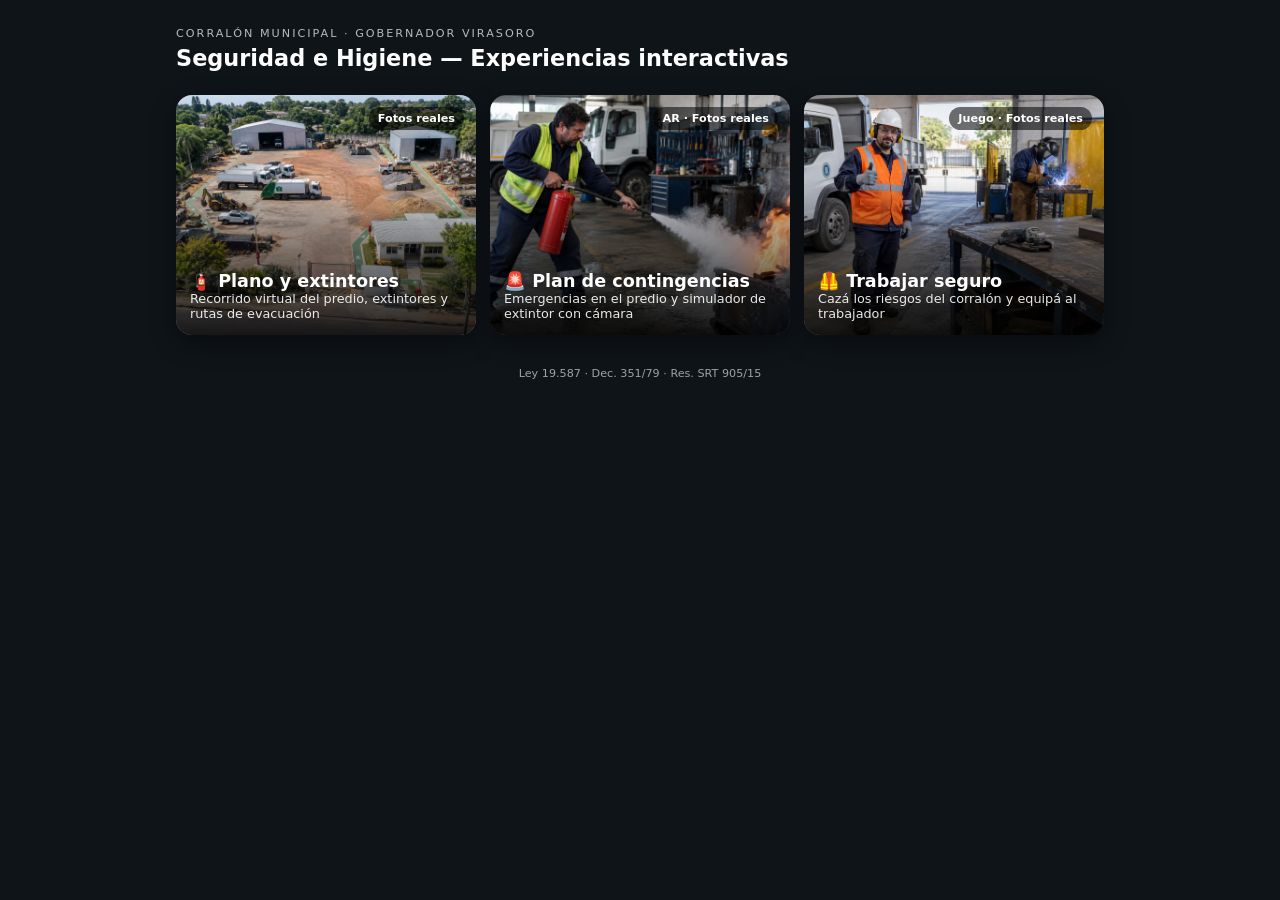
<file: virasoro/index.html>
<!DOCTYPE html><html lang="es"><head><meta charset="UTF-8"><meta name="viewport" content="width=device-width, initial-scale=1.0">
<title>Seguridad e Higiene — Corralón Municipal Virasoro</title>
<style>*{box-sizing:border-box;margin:0;padding:0}body{font-family:'Segoe UI',system-ui,sans-serif;background:#0f1419;color:#fff}
header{padding:22px 16px 8px;max-width:960px;margin:0 auto}header small{letter-spacing:2px;text-transform:uppercase;opacity:.7;font-size:.7rem}header h1{font-size:1.4rem;margin-top:4px}
.g{display:grid;gap:14px;padding:16px;max-width:960px;margin:0 auto;grid-template-columns:repeat(auto-fit,minmax(260px,1fr))}
a.c{position:relative;display:block;height:240px;border-radius:16px;overflow:hidden;color:#fff;text-decoration:none;box-shadow:0 8px 24px rgba(0,0,0,.4)}
a.c img{width:100%;height:100%;object-fit:cover;transition:transform .6s}a.c:hover img{transform:scale(1.07)}
a.c div{position:absolute;inset:0;background:linear-gradient(transparent 35%,rgba(0,0,0,.85));display:flex;flex-direction:column;justify-content:flex-end;padding:14px}
a.c b{font-size:1.1rem}a.c span{font-size:.8rem;opacity:.9}a.c i{position:absolute;top:12px;right:12px;font-style:normal;background:rgba(0,0,0,.55);padding:5px 9px;border-radius:999px;font-size:.7rem;font-weight:700}
footer{text-align:center;font-size:.7rem;opacity:.6;padding:16px}</style></head><body>
<header><small>Corralón Municipal · Gobernador Virasoro</small><h1>Seguridad e Higiene — Experiencias interactivas</h1></header>
<div class="g">
<a class="c" href="plano/"><img src="img/plano_hero.jpg" alt=""><i>Fotos reales</i><div><b>🧯 Plano y extintores</b><span>Recorrido virtual del predio, extintores y rutas de evacuación</span></div></a>
<a class="c" href="contingencias/"><img src="img/contingencias_hero.jpg" alt=""><i>AR · Fotos reales</i><div><b>🚨 Plan de contingencias</b><span>Emergencias en el predio y simulador de extintor con cámara</span></div></a>
<a class="c" href="trabajar-seguro/"><img src="img/seguro_hero.jpg" alt=""><i>Juego · Fotos reales</i><div><b>🦺 Trabajar seguro</b><span>Cazá los riesgos del corralón y equipá al trabajador</span></div></a>
</div><footer>Ley 19.587 · Dec. 351/79 · Res. SRT 905/15</footer></body></html>
</file>
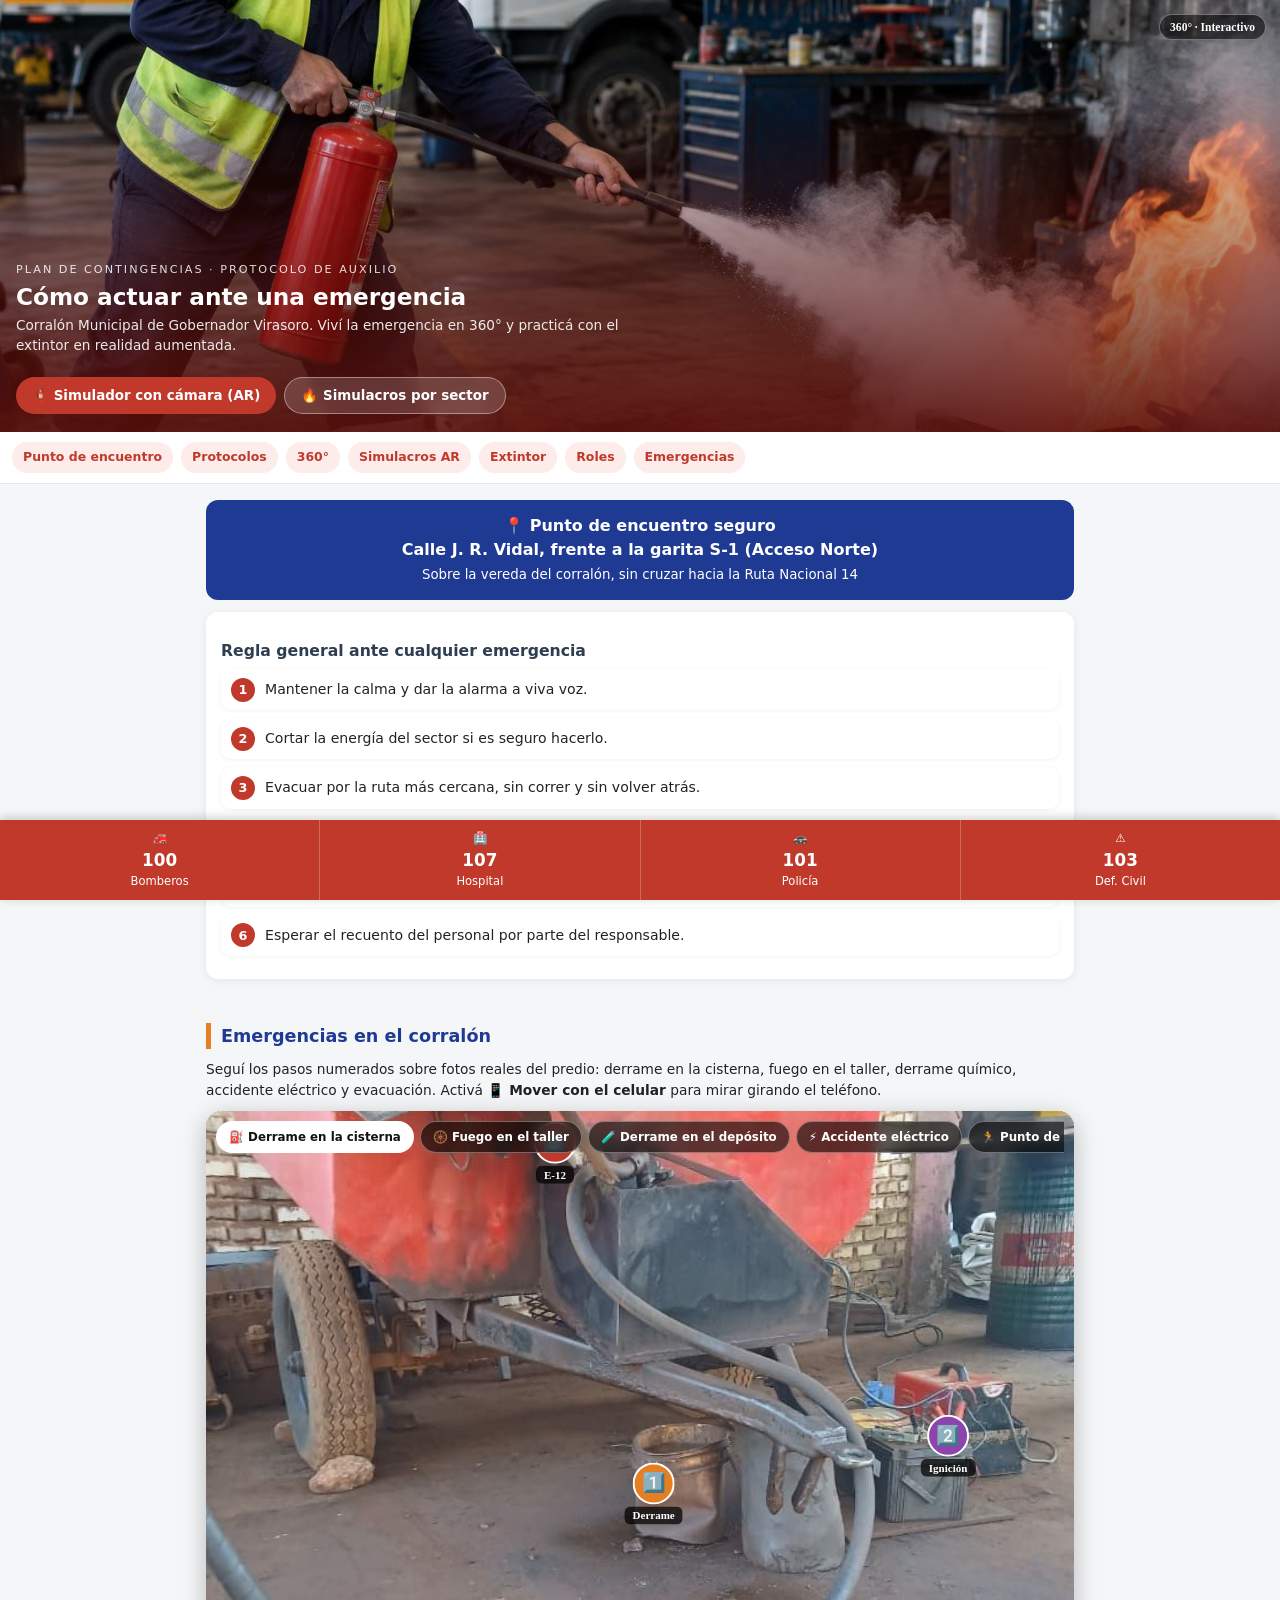
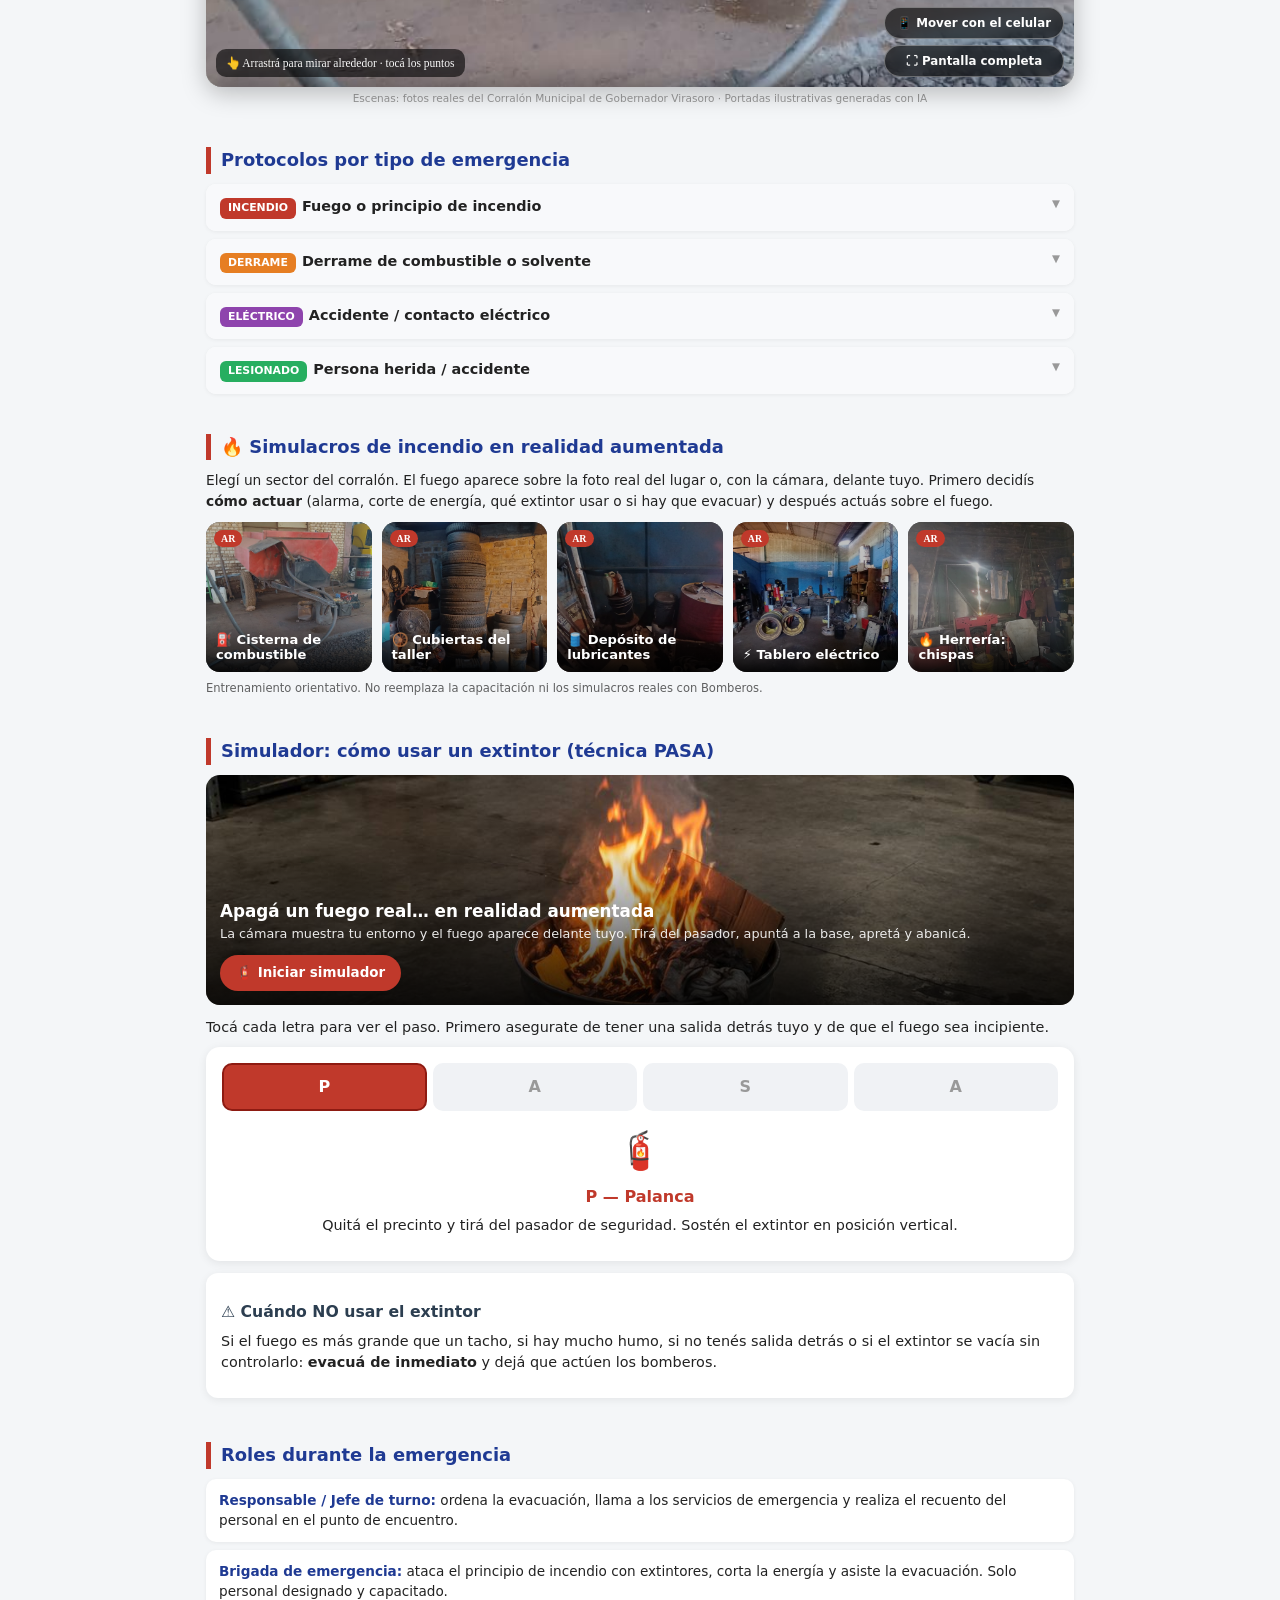
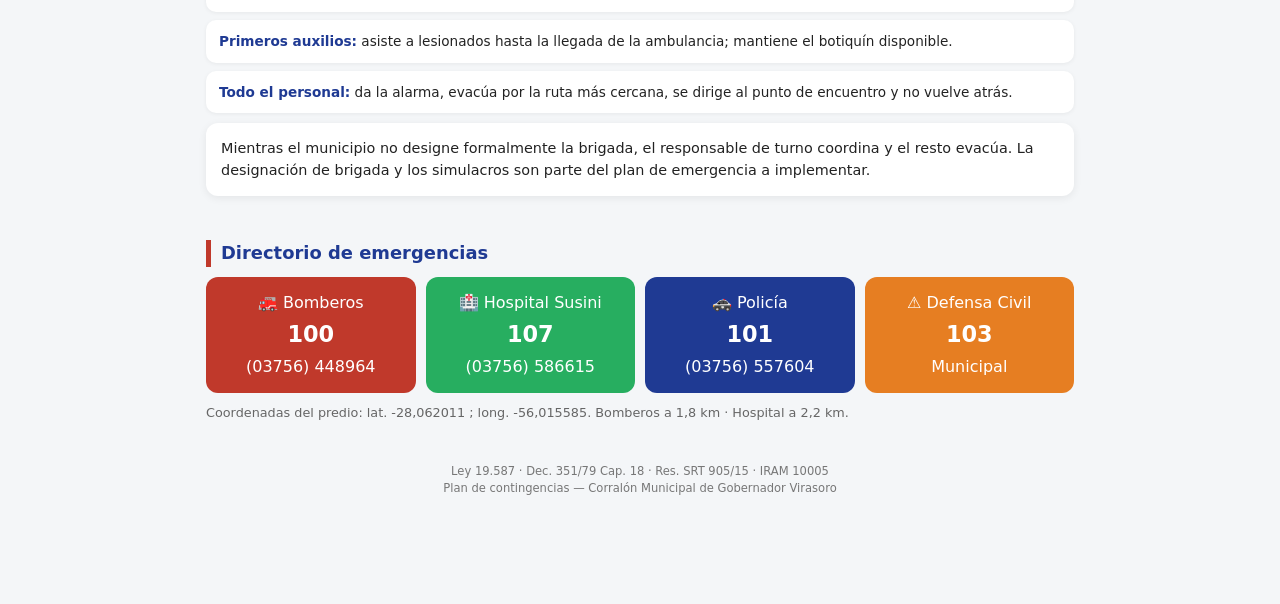
<file: virasoro/contingencias/index.html>
<!DOCTYPE html>
<html lang="es">
<head>
<meta charset="UTF-8">
<meta name="viewport" content="width=device-width, initial-scale=1.0">
<title>Plan de Contingencias y Protocolo de Auxilio — Corralón Municipal Virasoro</title>
<style>
:root{--rojo:#c0392b;--naranja:#e67e22;--azul:#1f3a93;--verde:#27ae60;--bg:#f4f6f8;}
*{box-sizing:border-box;margin:0;padding:0}
body{font-family:'Segoe UI',system-ui,sans-serif;background:var(--bg);color:#222;line-height:1.5;padding-bottom:90px}
header{background:linear-gradient(135deg,#8e1b12,#c0392b);color:#fff;padding:20px 16px}
header .kick{font-size:.72rem;letter-spacing:2px;text-transform:uppercase;opacity:.9}
header h1{font-size:1.25rem;margin:5px 0 3px}
header .meta{font-size:.8rem;opacity:.9}
nav.toc{background:#fff;border-bottom:1px solid #e2e6ea;padding:10px 12px;display:flex;gap:8px;overflow-x:auto;position:sticky;top:0;z-index:20}
nav.toc a{flex:0 0 auto;font-size:.78rem;text-decoration:none;color:var(--rojo);background:#fdecea;padding:6px 11px;border-radius:20px;white-space:nowrap;font-weight:600}
section{padding:16px;max-width:900px;margin:0 auto}
h2{font-size:1.12rem;color:var(--azul);margin-bottom:10px;border-left:5px solid var(--rojo);padding-left:10px}
h3{font-size:.98rem;color:#2c3e50;margin:12px 0 7px}
p{font-size:.9rem;margin-bottom:9px}
.card{background:#fff;border-radius:12px;box-shadow:0 2px 8px rgba(0,0,0,.07);padding:15px;margin-bottom:12px}
.steps{counter-reset:st;list-style:none}
.steps li{position:relative;padding:10px 10px 10px 44px;background:#fff;border-radius:10px;margin-bottom:8px;box-shadow:0 1px 4px rgba(0,0,0,.06);font-size:.88rem}
.steps li::before{counter-increment:st;content:counter(st);position:absolute;left:10px;top:50%;transform:translateY(-50%);width:24px;height:24px;background:var(--rojo);color:#fff;border-radius:50%;display:flex;align-items:center;justify-content:center;font-weight:700;font-size:.8rem}
details{background:#fff;border-radius:10px;margin-bottom:8px;box-shadow:0 1px 4px rgba(0,0,0,.06);overflow:hidden}
summary{cursor:pointer;padding:12px 14px;font-weight:600;font-size:.9rem;list-style:none;background:#f8f9fb}
summary::-webkit-details-marker{display:none}
summary::after{content:'\25bc';float:right;font-size:.65rem;color:#999}
details[open] summary::after{transform:rotate(180deg)}
details .body{padding:12px 14px;font-size:.85rem}
.tag{display:inline-block;border-radius:6px;color:#fff;font-size:.68rem;font-weight:700;padding:2px 8px;margin-right:6px}
.t-fuego{background:var(--rojo)}.t-derr{background:var(--naranja)}.t-elec{background:#8e44ad}.t-les{background:var(--verde)}
.pasa{background:#fff;border-radius:14px;box-shadow:0 2px 10px rgba(0,0,0,.08);padding:16px}
.pasa .tabs{display:flex;gap:6px;margin-bottom:12px}
.pasa .tabs label{flex:1;text-align:center;background:#f0f2f5;border-radius:10px;padding:10px 4px;font-weight:800;font-size:1rem;cursor:pointer;color:#999;border:2px solid transparent}
.pasa input{display:none}
.panel{display:none;animation:fade .3s}
@keyframes fade{from{opacity:0}to{opacity:1}}
#p1:checked~.tabs label[for=p1],#p2:checked~.tabs label[for=p2],#p3:checked~.tabs label[for=p3],#p4:checked~.tabs label[for=p4]{color:#fff;background:var(--rojo);border-color:#8e1b12}
#p1:checked~.panels .pn1,#p2:checked~.panels .pn2,#p3:checked~.panels .pn3,#p4:checked~.panels .pn4{display:block}
.panel .big{font-size:2.3rem;text-align:center}
.panel h4{color:var(--rojo);text-align:center;margin:6px 0}
.panel p{text-align:center;font-size:.9rem}
.dir{display:grid;grid-template-columns:repeat(auto-fit,minmax(140px,1fr));gap:10px}
.dir a{display:block;text-decoration:none;color:#fff;border-radius:12px;padding:14px;text-align:center}
.dir a b{display:block;font-size:1.4rem;margin:3px 0}
.d1{background:var(--rojo)}.d2{background:var(--verde)}.d3{background:var(--azul)}.d4{background:var(--naranja)}
.roles{display:grid;gap:8px}
.role{background:#fff;border-radius:10px;padding:11px 13px;box-shadow:0 1px 4px rgba(0,0,0,.06);font-size:.85rem}
.role b{color:var(--azul)}
.emer{position:fixed;bottom:0;left:0;right:0;background:var(--rojo);display:flex;z-index:50;box-shadow:0 -2px 10px rgba(0,0,0,.2)}
.emer a{flex:1;text-align:center;color:#fff;text-decoration:none;padding:10px 4px;font-size:.72rem;border-right:1px solid rgba(255,255,255,.25)}
.emer a:last-child{border-right:none}.emer a b{display:block;font-size:1.05rem}
footer{padding:16px;font-size:.72rem;color:#777;text-align:center}
.pe{background:#1f3a93;color:#fff;border-radius:12px;padding:14px;text-align:center;font-weight:600;margin-bottom:12px}
</style>
<link rel="stylesheet" href="../lib/pannellum.css"><link rel="stylesheet" href="../lib/vr.css"><meta name="theme-color" content="#111">
</head>
<body>
<div class="hero"><img src="../img/contingencias_hero.jpg" alt="Cómo actuar ante una emergencia"><span class="badge360">360° · Interactivo</span>
<div class="ov" style="background:linear-gradient(180deg,rgba(0,0,0,0) 20%,rgba(90,15,10,.9))"><div class="kick">Plan de Contingencias · Protocolo de Auxilio</div><h1>Cómo actuar ante una emergencia</h1><p>Corralón Municipal de Gobernador Virasoro. Viví la emergencia en 360° y practicá con el extintor en realidad aumentada.</p><div class="cta"><button class="btn btn-r" onclick="abrirSimulador()">🧯 Simulador con cámara (AR)</button><a class="btn btn-g" href="#simulacros">🔥 Simulacros por sector</a></div></div></div>
<nav class="toc">
<a href="#pe">Punto de encuentro</a>
<a href="#protocolos">Protocolos</a>
<a href="#sec-vr">360°</a><a href="#simulacros">Simulacros AR</a><a href="#pasa">Extintor</a>
<a href="#roles">Roles</a>
<a href="#dir">Emergencias</a>
</nav>
<section id="pe">
<div class="pe">📍 Punto de encuentro seguro<br>Calle J. R. Vidal, frente a la garita S-1 (Acceso Norte)<br><small style="font-weight:500">Sobre la vereda del corralón, sin cruzar hacia la Ruta Nacional 14</small></div>
<div class="card">
<h3>Regla general ante cualquier emergencia</h3>
<ol class="steps">
<li>Mantener la calma y dar la alarma a viva voz.</li>
<li>Cortar la energía del sector si es seguro hacerlo.</li>
<li>Evacuar por la ruta más cercana, sin correr y sin volver atrás.</li>
<li>Dirigirse al punto de encuentro y no retirarse de él.</li>
<li>Avisar a los servicios de emergencia (100 / 107 / 101 / 103).</li>
<li>Esperar el recuento del personal por parte del responsable.</li>
</ol>
</div>
</section>

<section id="sec-vr"><h2>Emergencias en el corralón</h2><p style="font-size:.86rem;margin-bottom:10px">Seguí los pasos numerados sobre fotos reales del predio: derrame en la cisterna, fuego en el taller, derrame químico, accidente eléctrico y evacuación. Activá <b>📱 Mover con el celular</b> para mirar girando el teléfono.</p><div class="vrwrap" id="vr"></div><p class="credit">Escenas: fotos reales del Corralón Municipal de Gobernador Virasoro · Portadas ilustrativas generadas con IA</p></section>
<section id="protocolos">
<h2>Protocolos por tipo de emergencia</h2>
<details><summary><span class="tag t-fuego">INCENDIO</span>Fuego o principio de incendio</summary><div class="body">
<ol class="steps">
<li>Dar la alarma y avisar a Bomberos (100).</li>
<li>Si el fuego es incipiente y tenés vía de escape detrás, usá el extintor (técnica PASA).</li>
<li>Si el fuego supera un extintor o hay humo denso, NO insistas: evacuá.</li>
<li>Cortá la energía del sector desde el tablero si es seguro.</li>
<li>Cerrá puertas al salir para limitar la propagación.</li>
<li>Nunca uses agua sobre fuego eléctrico o de combustibles (clase B/C).</li>
</ol></div></details>
<details><summary><span class="tag t-derr">DERRAME</span>Derrame de combustible o solvente</summary><div class="body">
<ol class="steps">
<li>Eliminar toda fuente de ignición: no fumar, no encender motores ni interruptores.</li>
<li>Cortar el flujo o cerrar la válvula si es posible.</li>
<li>Contener con material absorbente (arena, kit antiderrame).</li>
<li>Ventilar el área; evitar que el producto llegue a desagües.</li>
<li>Avisar al responsable y a Bomberos si el volumen es importante.</li>
<li>Usar guantes de nitrilo y antiparras; no tocar sin protección.</li>
</ol></div></details>
<details><summary><span class="tag t-elec">ELÉCTRICO</span>Accidente / contacto eléctrico</summary><div class="body">
<ol class="steps">
<li>NO tocar a la víctima si sigue en contacto con la corriente.</li>
<li>Cortar la energía desde el tablero o interruptor general.</li>
<li>Si no se puede cortar, separar a la víctima con material aislante seco (madera).</li>
<li>Llamar al 107 (Hospital) de inmediato.</li>
<li>Si no respira, iniciar RCP si estás capacitado.</li>
<li>No usar agua ni extintor de agua sobre equipos energizados.</li>
</ol></div></details>
<details><summary><span class="tag t-les">LESIONADO</span>Persona herida / accidente</summary><div class="body">
<ol class="steps">
<li>Evaluar la escena: que sea segura antes de acercarse.</li>
<li>No mover al herido salvo peligro inminente.</li>
<li>Llamar al 107 e informar ubicación y estado.</li>
<li>Controlar hemorragias con presión directa (guantes).</li>
<li>Abrigar a la persona y acompañarla hasta que llegue ayuda.</li>
<li>Despejar el acceso para la ambulancia.</li>
</ol></div></details>
</section>
<section id="simulacros"><h2>🔥 Simulacros de incendio en realidad aumentada</h2><p style="font-size:.86rem;margin-bottom:10px">Elegí un sector del corralón. El fuego aparece sobre la foto real del lugar o, con la cámara, delante tuyo. Primero decidís <b>cómo actuar</b> (alarma, corte de energía, qué extintor usar o si hay que evacuar) y después actuás sobre el fuego.</p><div class="simgrid"><button class="simc" onclick="abrirSimulador('cisterna')"><img src="../pano/real_tanque.jpg" alt="" loading="lazy"><i>AR</i><span>⛽ Cisterna de combustible</span></button><button class="simc" onclick="abrirSimulador('taller')"><img src="../pano/real_cubiertas.jpg" alt="" loading="lazy"><i>AR</i><span>🛞 Cubiertas del taller</span></button><button class="simc" onclick="abrirSimulador('deposito')"><img src="../pano/real_dep1t.jpg" alt="" loading="lazy"><i>AR</i><span>🛢️ Depósito de lubricantes</span></button><button class="simc" onclick="abrirSimulador('electrico')"><img src="../pano/real_dep1.jpg" alt="" loading="lazy"><i>AR</i><span>⚡ Tablero eléctrico</span></button><button class="simc" onclick="abrirSimulador('herreria')"><img src="../pano/real_herreria.jpg" alt="" loading="lazy"><i>AR</i><span>🔥 Herrería: chispas</span></button></div><p style="font-size:.72rem;opacity:.7;margin-top:8px">Entrenamiento orientativo. No reemplaza la capacitación ni los simulacros reales con Bomberos.</p></section>
<section id="pasa">
<h2>Simulador: cómo usar un extintor (técnica PASA)</h2>
<div style="position:relative;border-radius:14px;overflow:hidden;margin-bottom:12px"><img src="../img/fuego_escena.jpg" alt="Principio de incendio" style="width:100%;height:230px;object-fit:cover;display:block"><div style="position:absolute;inset:0;background:linear-gradient(transparent 30%,rgba(0,0,0,.85));display:flex;flex-direction:column;justify-content:flex-end;padding:14px;color:#fff"><b style="font-size:1.05rem">Apagá un fuego real… en realidad aumentada</b><span style="font-size:.8rem;opacity:.9">La cámara muestra tu entorno y el fuego aparece delante tuyo. Tirá del pasador, apuntá a la base, apretá y abanicá.</span><div class="cta"><button class="btn btn-r" onclick="abrirSimulador()">🧯 Iniciar simulador</button></div></div></div>
<p>Tocá cada letra para ver el paso. Primero asegurate de tener una salida detrás tuyo y de que el fuego sea incipiente.</p>
<div class="pasa">
<input type="radio" name="pasa" id="p1" checked>
<input type="radio" name="pasa" id="p2">
<input type="radio" name="pasa" id="p3">
<input type="radio" name="pasa" id="p4">
<div class="tabs">
<label for="p1">P</label>
<label for="p2">A</label>
<label for="p3">S</label>
<label for="p4">A</label>
</div>
<div class="panels">
<div class="panel pn1"><div class="big">🧯</div><h4>P — Palanca</h4><p>Quitá el precinto y tirá del pasador de seguridad. Sostén el extintor en posición vertical.</p></div>
<div class="panel pn2"><div class="big">🎯</div><h4>A — Apuntar</h4><p>Dirigí la manguera o boquilla hacia la BASE del fuego, no a las llamas. Paráte a unos 2-3 metros.</p></div>
<div class="panel pn3"><div class="big">✊</div><h4>S — apretAr (Squeeze)</h4><p>Apretá el gatillo de forma firme y sostenida para liberar el agente extintor.</p></div>
<div class="panel pn4"><div class="big">↔️</div><h4>A — Abanicar</h4><p>Mové la boquilla de lado a lado barriendo la base del fuego hasta apagarlo. Retirate sin dar la espalda.</p></div>
</div>
</div>
<div class="card" style="margin-top:12px">
<h3>⚠️ Cuándo NO usar el extintor</h3>
<p>Si el fuego es más grande que un tacho, si hay mucho humo, si no tenés salida detrás o si el extintor se vacía sin controlarlo: <b>evacuá de inmediato</b> y dejá que actúen los bomberos.</p>
</div>
</section>

<section id="roles">
<h2>Roles durante la emergencia</h2>
<div class="roles">
<div class="role"><b>Responsable / Jefe de turno:</b> ordena la evacuación, llama a los servicios de emergencia y realiza el recuento del personal en el punto de encuentro.</div>
<div class="role"><b>Brigada de emergencia:</b> ataca el principio de incendio con extintores, corta la energía y asiste la evacuación. Solo personal designado y capacitado.</div>
<div class="role"><b>Primeros auxilios:</b> asiste a lesionados hasta la llegada de la ambulancia; mantiene el botiquín disponible.</div>
<div class="role"><b>Todo el personal:</b> da la alarma, evacúa por la ruta más cercana, se dirige al punto de encuentro y no vuelve atrás.</div>
</div>
<div class="card" style="margin-top:10px"><p style="margin:0">Mientras el municipio no designe formalmente la brigada, el responsable de turno coordina y el resto evacúa. La designación de brigada y los simulacros son parte del plan de emergencia a implementar.</p></div>
</section>

<section id="dir">
<h2>Directorio de emergencias</h2>
<div class="dir">
<a class="d1" href="tel:100">🚒 Bomberos<b>100</b>(03756) 448964</a>
<a class="d2" href="tel:107">🏥 Hospital Susini<b>107</b>(03756) 586615</a>
<a class="d3" href="tel:101">🚓 Policía<b>101</b>(03756) 557604</a>
<a class="d4" href="tel:103">⚠️ Defensa Civil<b>103</b>Municipal</a>
</div>
<p style="font-size:.8rem;margin-top:10px;color:#666">Coordenadas del predio: lat. -28,062011 ; long. -56,015585. Bomberos a 1,8 km · Hospital a 2,2 km.</p>
</section>

<footer>
Ley 19.587 · Dec. 351/79 Cap. 18 · Res. SRT 905/15 · IRAM 10005<br>
Plan de contingencias — Corralón Municipal de Gobernador Virasoro
</footer>
<div class="emer">
<a href="tel:100">🚒<b>100</b>Bomberos</a>
<a href="tel:107">🏥<b>107</b>Hospital</a>
<a href="tel:101">🚓<b>101</b>Policía</a>
<a href="tel:103">⚠️<b>103</b>Def. Civil</a>
</div>
<script src="../lib/pannellum.js"></script><script src="../lib/vr.js"></script><script src="../lib/fuego.js"></script><script>var tour=VR({el:"vr",first:"tanque",scenes:{"tanque": {"title": "⛽ Derrame en la cisterna", "pano": "../pano/real_tanque.jpg", "haov": 60, "vaov": 69.78, "hfov": 49.2, "hs": [{"y": 4.36, "p": -5.09, "t": "risk", "i": "1️⃣", "title": "1 · Derrame de combustible", "text": "No enciendas nada, cortá el trasvase y contené el derrame con arena o absorbente. Alejá a los curiosos.", "l": "Derrame"}, {"y": 21.54, "p": -2.11, "t": "elec", "i": "2️⃣", "title": "2 · Eliminá las fuentes de ignición", "text": "Si es seguro, desenchufá el cargador o la soldadora desde el tablero y apagá los motores cercanos.", "l": "Ignición"}, {"y": -1.59, "p": 15.07, "t": "ext", "i": "3️⃣", "title": "3 · Si se inicia fuego", "text": "Usá el extintor PQS E-12 (o el carro E-10) apuntando a la base. NUNCA uses agua sobre combustible.", "l": "E-12"}, {"y": -22.07, "p": -28.55, "t": "link", "i": "➡️", "title": "4 · Evacuá → acceso", "text": "", "l": "4 · Evacuá → acceso", "scene": "est3"}]}, "cubiertas": {"title": "🛞 Fuego en el taller", "pano": "../pano/real_cubiertas.jpg", "haov": 62, "vaov": 82.67, "hfov": 50.8, "hs": [{"y": 0.0, "p": 2.58, "t": "risk", "i": "1️⃣", "title": "1 · Incendio de cubiertas", "text": "Genera humo negro y tóxico muy rápido. Si supera el tamaño de un tacho, NO intentes apagarlo.", "l": "Foco"}, {"y": -11.62, "p": 35.2, "t": "elec", "i": "2️⃣", "title": "2 · Alarma y 100", "text": "Gritá \"¡FUEGO EN EL TALLER!\", llamá al 100 y cortá la energía del sector si podés hacerlo sin riesgo.", "l": "Alarma"}, {"y": 27.12, "p": 1.29, "t": "ext", "i": "3️⃣", "title": "3 · Fuego incipiente: extintor E-08", "text": "Solo si es chico y tenés la salida detrás tuyo. Técnica PASA (probala en el simulador).", "l": "E-08"}, {"y": -23.25, "p": -34.88, "t": "link", "i": "➡️", "title": "4 · Salí a la playa", "text": "", "l": "4 · Salí a la playa", "scene": "est2"}]}, "dep1t": {"title": "🧪 Derrame en el depósito", "pano": "../pano/real_dep1t.jpg", "haov": 95, "vaov": 71.25, "hfov": 75, "hs": [{"y": 31.17, "p": -5.94, "t": "risk", "i": "1️⃣", "title": "1 · Derrame de químico o lubricante", "text": "Consultá la Ficha de Datos de Seguridad (FDS). Guantes de nitrilo y antiparras antes de intervenir.", "l": "Derrame"}, {"y": -11.88, "p": 0.74, "t": "risk", "i": "2️⃣", "title": "2 · Contené y ventilá", "text": "Absorbente sobre el derrame desde afuera hacia adentro y puertas abiertas para ventilar.", "l": "Contener"}, {"y": -36.37, "p": -10.39, "t": "info", "i": "3️⃣", "title": "3 · Persona contaminada", "text": "Lavá con abundante agua durante 15 minutos y llamá al 107 con la FDS del producto.", "l": "107"}, {"y": 0.0, "p": -31.17, "t": "link", "i": "➡️", "title": "Ver tablero eléctrico", "text": "", "l": "Ver tablero eléctrico", "scene": "dep1"}]}, "dep1": {"title": "⚡ Accidente eléctrico", "pano": "../pano/real_dep1.jpg", "haov": 68, "vaov": 90.67, "hfov": 55.8, "hs": [{"y": 29.04, "p": 13.46, "t": "elec", "i": "1️⃣", "title": "1 · Cortá la corriente", "text": "Si una persona sigue en contacto, NO la toques: cortá desde el tablero o separála con material aislante seco.", "l": "Corte"}, {"y": 29.75, "p": -18.42, "t": "elec", "i": "2️⃣", "title": "2 · Cables sueltos", "text": "No pises cables ni charcos cerca del tablero.", "l": "Cables"}, {"y": -17.71, "p": 0.0, "t": "info", "i": "3️⃣", "title": "3 · Llamá al 107", "text": "\"Corralón Municipal, Calle J. R. Vidal, Gobernador Virasoro. Persona electrocutada.\" RCP si estás capacitado.", "l": "107"}, {"y": 0.0, "p": -38.25, "t": "link", "i": "➡️", "title": "Volver", "text": "", "l": "Volver", "scene": "dep1t"}]}, "est3": {"title": "🏃 Punto de encuentro", "pano": "../pano/real_est3.jpg", "haov": 72, "vaov": 54.0, "hfov": 59.0, "hs": [{"y": -1.12, "p": -0.84, "t": "exit", "i": "1️⃣", "title": "1 · Evacuá hacia el acceso", "text": "Caminá sin correr y sin volver atrás. El punto de encuentro es la Calle J. R. Vidal, frente a la garita S-1, sin cruzar hacia la Ruta Nacional 14.", "l": "Salida"}, {"y": -24.75, "p": 1.97, "t": "info", "i": "2️⃣", "title": "2 · Conteo en la garita", "text": "El responsable cuenta al personal y avisa si falta alguien. Nadie vuelve a entrar.", "l": "Conteo"}, {"y": 14.62, "p": 0.0, "t": "info", "i": "3️⃣", "title": "3 · Recibí a Bomberos", "text": "Dejá el portón libre e informá el lugar del foco, los combustibles y los cilindros presentes.", "l": "Bomberos"}, {"y": -34.31, "p": -7.88, "t": "link", "i": "➡️", "title": "Volver", "text": "", "l": "Volver", "scene": "est2"}]}}});</script>
</body>
</html>
</file>
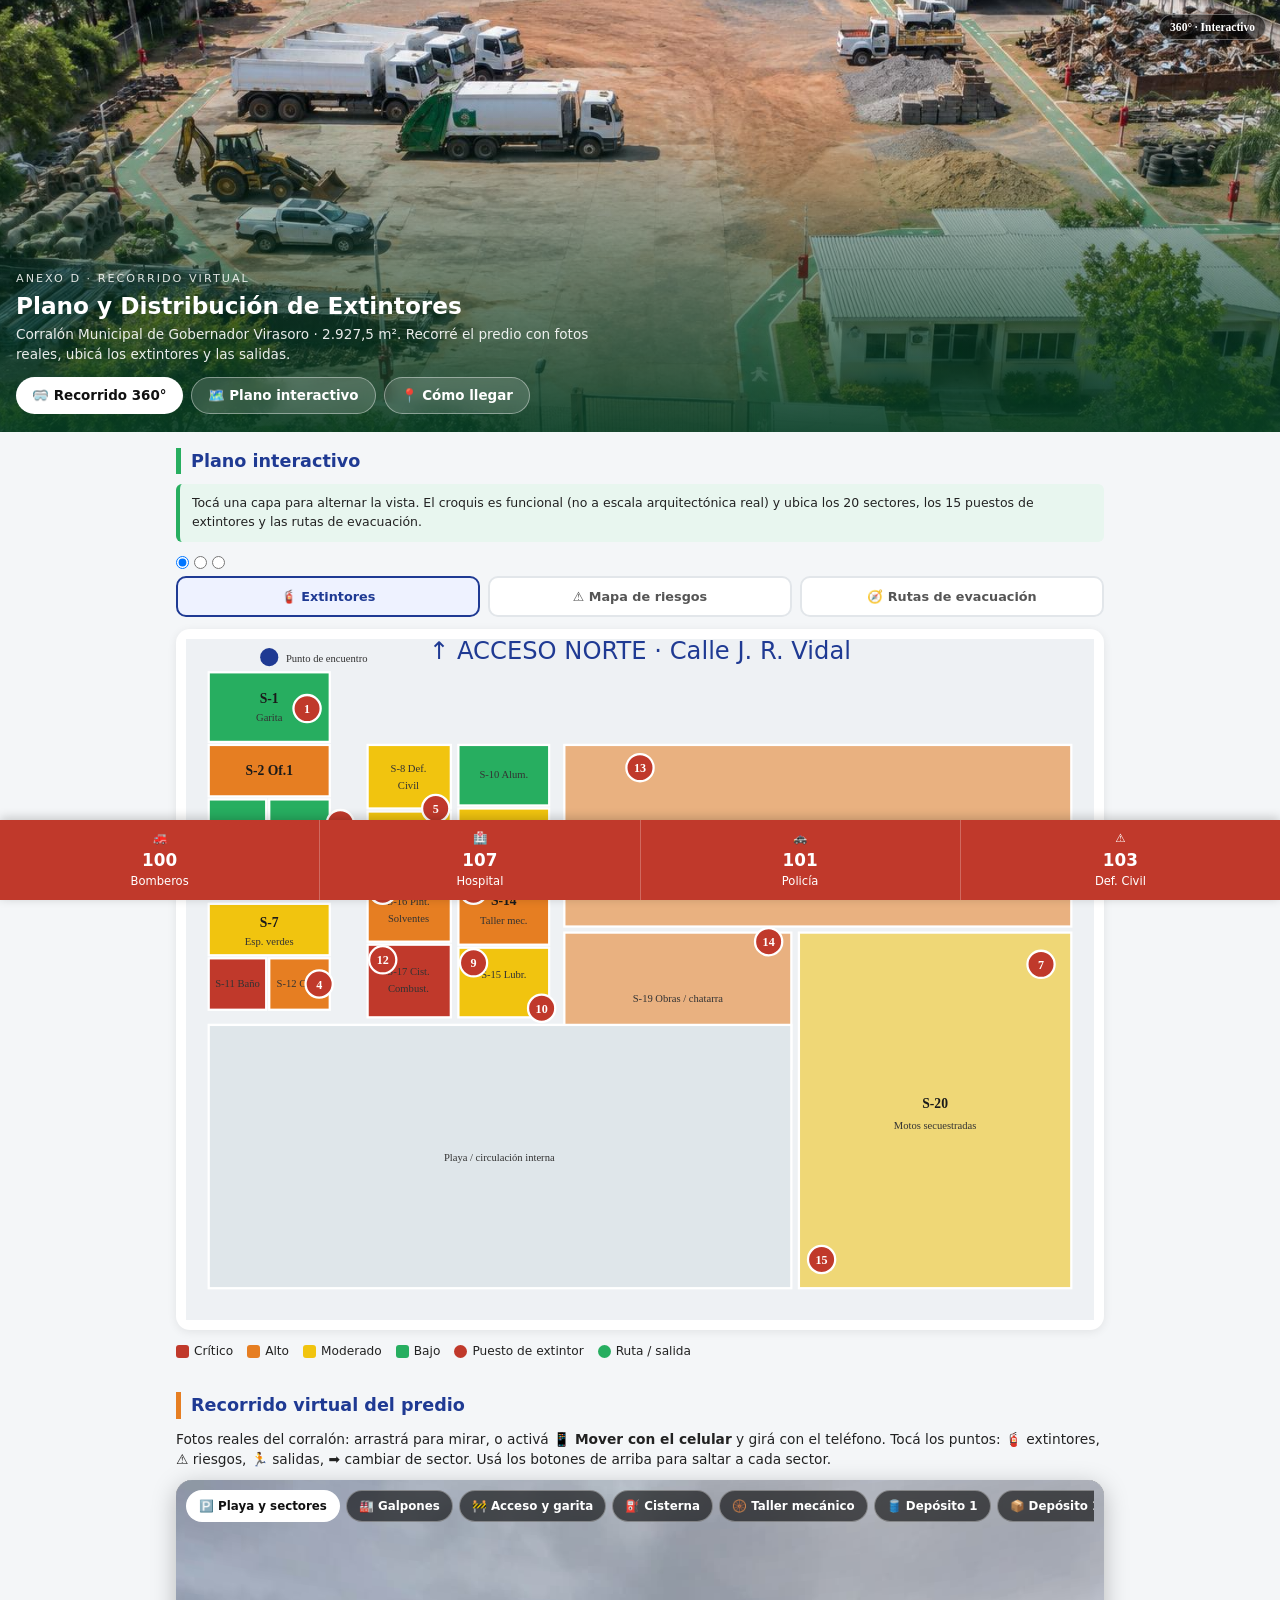
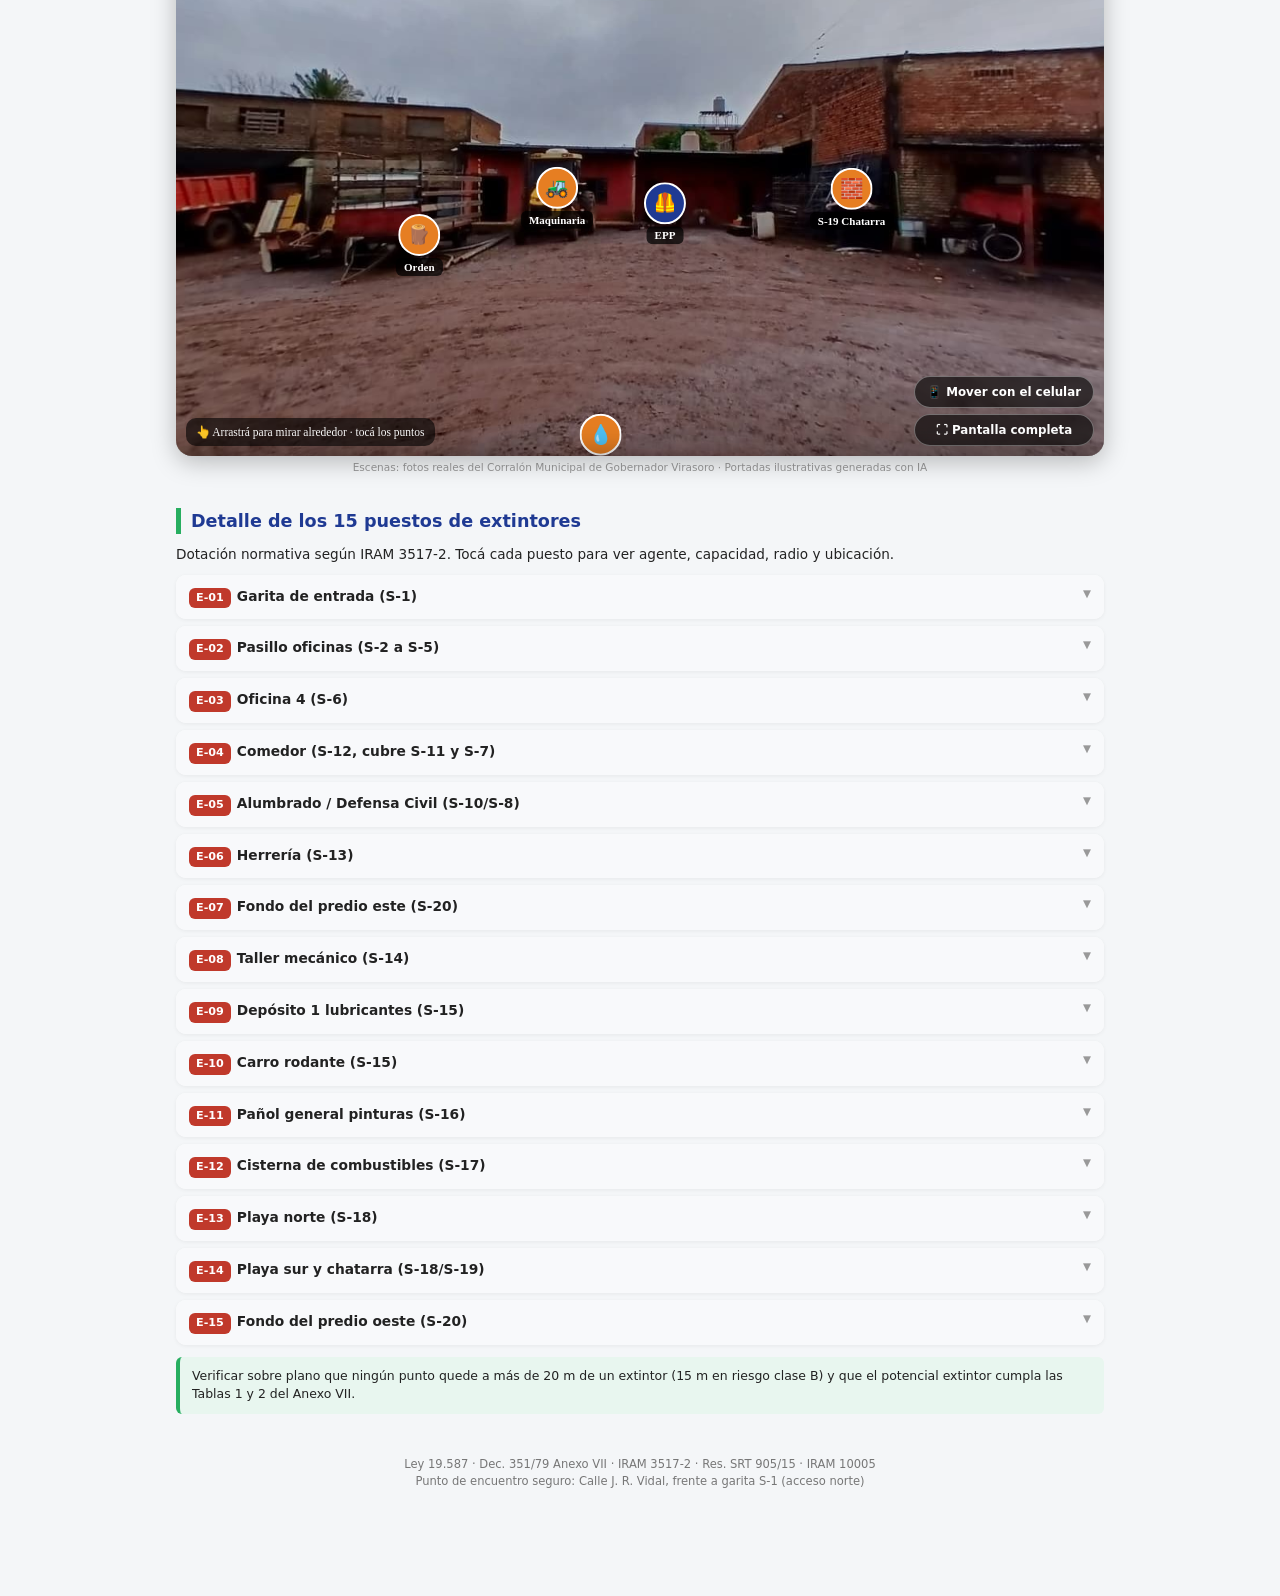
<file: virasoro/plano/index.html>
<!DOCTYPE html>
<html lang="es">
<head>
<meta charset="UTF-8">
<meta name="viewport" content="width=device-width, initial-scale=1.0">
<title>Plano y Distribución de Extintores — Corralón Municipal Virasoro</title>
<style>
:root{--rojo:#c0392b;--naranja:#e67e22;--amarillo:#f1c40f;--verde:#27ae60;--azul:#1f3a93;--bg:#f4f6f8;}
*{box-sizing:border-box;margin:0;padding:0}
body{font-family:'Segoe UI',system-ui,sans-serif;background:var(--bg);color:#222;line-height:1.5;padding-bottom:90px}
header{background:linear-gradient(135deg,#0b7a4b,#27ae60);color:#fff;padding:20px 16px}
header .kick{font-size:.72rem;letter-spacing:2px;text-transform:uppercase;opacity:.9}
header h1{font-size:1.25rem;margin:5px 0 3px}
header .meta{font-size:.8rem;opacity:.9}
section{padding:16px;max-width:960px;margin:0 auto}
h2{font-size:1.1rem;color:var(--azul);margin-bottom:10px;border-left:5px solid var(--verde);padding-left:10px}
.layers{display:flex;gap:8px;flex-wrap:wrap;margin-bottom:12px}
.layers label{flex:1;min-width:110px;text-align:center;background:#fff;border:2px solid #e2e6ea;border-radius:10px;padding:9px;font-size:.8rem;font-weight:600;cursor:pointer;color:#555}
.layers input{display:none}
#lr:checked~.wrap label[for=lr],#le:checked~.wrap label[for=le],#lv:checked~.wrap label[for=lv]{border-color:var(--azul);background:#eef2ff;color:var(--azul)}
.maph{background:#fff;border-radius:14px;box-shadow:0 2px 10px rgba(0,0,0,.08);padding:10px;overflow-x:auto}
svg{width:100%;height:auto;min-width:560px;display:block}
.sector{stroke:#fff;stroke-width:1.5}
.slabel{font:600 9px 'Segoe UI';fill:#1a1a1a;pointer-events:none}
.ssub{font:7px 'Segoe UI';fill:#333;pointer-events:none}
.ext,.ruta,.riesgoDot{opacity:0;transition:opacity .25s}
#le:checked~.wrap .ext{opacity:1}
#lv:checked~.wrap .ruta{opacity:1}
#lr:checked~.wrap .riesgoDot{opacity:1}
.extm{fill:var(--rojo);stroke:#fff;stroke-width:1.5}
.extt{font:700 8px 'Segoe UI';fill:#fff;pointer-events:none}
.ruta path{stroke:var(--verde);stroke-width:3;stroke-dasharray:6 4;fill:none}
.pe{fill:#1f3a93}
.legend{display:flex;gap:14px;flex-wrap:wrap;margin-top:12px;font-size:.76rem}
.legend span{display:inline-flex;align-items:center;gap:5px}
.dot{width:13px;height:13px;border-radius:3px;display:inline-block}
details{background:#fff;border-radius:10px;margin-bottom:7px;box-shadow:0 1px 4px rgba(0,0,0,.06);overflow:hidden}
summary{cursor:pointer;padding:11px 13px;font-weight:600;font-size:.86rem;list-style:none;background:#f8f9fb}
summary::-webkit-details-marker{display:none}
summary::after{content:'\25bc';float:right;font-size:.65rem;color:#999}
details[open] summary::after{transform:rotate(180deg)}
details .body{padding:11px 13px;font-size:.83rem}
.pill{display:inline-block;background:var(--rojo);color:#fff;border-radius:6px;font-size:.7rem;font-weight:700;padding:2px 7px;margin-right:6px}
.emer{position:fixed;bottom:0;left:0;right:0;background:var(--rojo);display:flex;z-index:50;box-shadow:0 -2px 10px rgba(0,0,0,.2)}
.emer a{flex:1;text-align:center;color:#fff;text-decoration:none;padding:10px 4px;font-size:.72rem;border-right:1px solid rgba(255,255,255,.25)}
.emer a:last-child{border-right:none}.emer a b{display:block;font-size:1.05rem}
footer{padding:16px;font-size:.72rem;color:#777;text-align:center}
.note{font-size:.78rem;background:#e8f6ef;border-left:4px solid var(--verde);padding:10px 12px;border-radius:6px;margin-bottom:10px}
</style>
<link rel="stylesheet" href="../lib/pannellum.css"><link rel="stylesheet" href="../lib/vr.css"><meta name="theme-color" content="#111">
</head>
<body>

<div class="hero"><img src="../img/plano_hero.jpg" alt="Plano y Distribución de Extintores"><span class="badge360">360° · Interactivo</span>
<div class="ov" style="background:linear-gradient(180deg,rgba(0,0,0,0) 20%,rgba(5,60,35,.9))"><div class="kick">Anexo D · Recorrido virtual</div><h1>Plano y Distribución de Extintores</h1><p>Corralón Municipal de Gobernador Virasoro · 2.927,5 m². Recorré el predio con fotos reales, ubicá los extintores y las salidas.</p><div class="cta"><a class="btn btn-p" href="#sec-vr">🥽 Recorrido 360°</a><a class="btn btn-g" href="#mapa">🗺️ Plano interactivo</a><a class="btn btn-g" target="_blank" href="https://www.google.com/maps?q=-28.062011,-56.015585">📍 Cómo llegar</a></div></div></div>
<section id="mapa"><h2>Plano interactivo</h2>
<div class="note">Tocá una capa para alternar la vista. El croquis es funcional (no a escala arquitectónica real) y ubica los 20 sectores, los 15 puestos de extintores y las rutas de evacuación.</div>
<input type="radio" name="layer" id="le" checked>
<input type="radio" name="layer" id="lr">
<input type="radio" name="layer" id="lv">
<div class="wrap">
<div class="layers">
<label for="le">🧯 Extintores</label>
<label for="lr">⚠️ Mapa de riesgos</label>
<label for="lv">🧭 Rutas de evacuación</label>
</div>
<div class="maph">
<svg viewBox="0 0 600 450" xmlns="http://www.w3.org/2000/svg">
<rect x="0" y="0" width="600" height="450" fill="#eef1f4"/>
<text x="300" y="13" text-anchor="middle" font="600 10px Segoe UI" fill="#1f3a93">↑ ACCESO NORTE · Calle J. R. Vidal</text>
<!-- Grupo 1 Oficinas (izquierda) -->
<g>
<rect class="sector" x="15" y="22" width="80" height="46" fill="#27ae60"/><text class="slabel" x="55" y="42" text-anchor="middle">S-1</text><text class="ssub" x="55" y="54" text-anchor="middle">Garita</text>
<rect class="sector" x="15" y="70" width="80" height="34" fill="#e67e22"/><text class="slabel" x="55" y="90" text-anchor="middle">S-2 Of.1</text>
<rect class="sector" x="15" y="106" width="38" height="30" fill="#27ae60"/><text class="ssub" x="34" y="124" text-anchor="middle">S-3 Baño</text>
<rect class="sector" x="55" y="106" width="40" height="30" fill="#27ae60"/><text class="ssub" x="75" y="124" text-anchor="middle">S-4 Adm</text>
<rect class="sector" x="15" y="138" width="38" height="30" fill="#27ae60"/><text class="ssub" x="34" y="156" text-anchor="middle">S-5 Of.2</text>
<rect class="sector" x="55" y="138" width="40" height="30" fill="#27ae60"/><text class="ssub" x="75" y="156" text-anchor="middle">S-6 Of.4</text>
</g>
<!-- Grupo 2 Servicios -->
<rect class="sector" x="15" y="175" width="80" height="34" fill="#f1c40f"/><text class="slabel" x="55" y="190" text-anchor="middle">S-7</text><text class="ssub" x="55" y="202" text-anchor="middle">Esp. verdes</text>
<rect class="sector" x="15" y="211" width="38" height="34" fill="#c0392b"/><text class="ssub" x="34" y="230" text-anchor="middle">S-11 Baño</text>
<rect class="sector" x="55" y="211" width="40" height="34" fill="#e67e22"/><text class="ssub" x="75" y="230" text-anchor="middle">S-12 Com.</text>
<!-- Grupo 3 Depósitos y pañoles (centro) -->
<rect class="sector" x="120" y="70" width="55" height="42" fill="#f1c40f"/><text class="ssub" x="147" y="88" text-anchor="middle">S-8 Def.</text><text class="ssub" x="147" y="99" text-anchor="middle">Civil</text>
<rect class="sector" x="120" y="114" width="55" height="40" fill="#f1c40f"/><text class="ssub" x="147" y="136" text-anchor="middle">S-9 Pañol</text>
<rect class="sector" x="120" y="156" width="55" height="44" fill="#e67e22"/><text class="ssub" x="147" y="176" text-anchor="middle">S-16 Pint.</text><text class="ssub" x="147" y="187" text-anchor="middle">Solventes</text>
<rect class="sector" x="120" y="202" width="55" height="48" fill="#c0392b"/><text class="ssub" x="147" y="222" text-anchor="middle">S-17 Cist.</text><text class="ssub" x="147" y="233" text-anchor="middle">Combust.</text>
<!-- Grupo 4 Talleres -->
<rect class="sector" x="180" y="70" width="60" height="40" fill="#27ae60"/><text class="ssub" x="210" y="92" text-anchor="middle">S-10 Alum.</text>
<rect class="sector" x="180" y="112" width="60" height="42" fill="#f1c40f"/><text class="ssub" x="210" y="136" text-anchor="middle">S-13 Herr.</text>
<rect class="sector" x="180" y="156" width="60" height="46" fill="#e67e22"/><text class="slabel" x="210" y="176" text-anchor="middle">S-14</text><text class="ssub" x="210" y="188" text-anchor="middle">Taller mec.</text>
<rect class="sector" x="180" y="204" width="60" height="46" fill="#f1c40f"/><text class="ssub" x="210" y="224" text-anchor="middle">S-15 Lubr.</text>
<!-- Grupo 5 áreas abiertas -->
<rect class="sector" x="250" y="70" width="335" height="120" fill="#e67e22" fill-opacity=".55"/><text class="slabel" x="417" y="128" text-anchor="middle">S-18 Estacionamiento y flota pesada</text>
<rect class="sector" x="250" y="194" width="150" height="90" fill="#e67e22" fill-opacity=".55"/><text class="ssub" x="325" y="240" text-anchor="middle">S-19 Obras / chatarra</text>
<rect class="sector" x="405" y="194" width="180" height="235" fill="#f1c40f" fill-opacity=".55"/><text class="slabel" x="495" y="310" text-anchor="middle">S-20</text><text class="ssub" x="495" y="324" text-anchor="middle">Motos secuestradas</text>
<rect class="sector" x="15" y="255" width="385" height="174" fill="#dfe6ea"/><text class="ssub" x="207" y="345" text-anchor="middle" fill="#7f8c8d">Playa / circulación interna</text>
<!-- Punto de encuentro -->
<circle class="pe" cx="55" cy="12" r="6"/><text class="ssub" x="66" y="15" fill="#1f3a93">Punto de encuentro</text>
<!-- Rutas de evacuación -->
<g class="ruta">
<path d="M210 230 L140 230 L100 180 L55 120 L55 30"/>
<path d="M495 300 L300 270 L130 260 L60 180 L55 30"/>
<path d="M417 150 L250 200 L120 240 L60 180 L55 30"/>
<polygon points="50,30 60,30 55,20" fill="#27ae60"/>
</g>
<!-- Marcadores de riesgo crítico/alto -->
<g class="riesgoDot">
<circle cx="34" cy="228" r="8" fill="#c0392b" stroke="#fff" stroke-width="1.5"/><text class="extt" x="34" y="231" text-anchor="middle">25</text>
<circle cx="147" cy="226" r="8" fill="#c0392b" stroke="#fff" stroke-width="1.5"/><text class="extt" x="147" y="229" text-anchor="middle">20</text>
<circle cx="210" cy="180" r="8" fill="#e67e22" stroke="#fff" stroke-width="1.5"/><text class="extt" x="210" y="183" text-anchor="middle">16</text>
<circle cx="417" cy="130" r="8" fill="#e67e22" stroke="#fff" stroke-width="1.5"/><text class="extt" x="417" y="133" text-anchor="middle">16</text>
</g>
<!-- Puestos de extintores E-01..E-15 -->
<g class="ext">
<circle class="extm" cx="80" cy="46" r="9"/><text class="extt" x="80" y="49" text-anchor="middle">1</text>
<circle class="extm" cx="102" cy="122" r="9"/><text class="extt" x="102" y="125" text-anchor="middle">2</text>
<circle class="extm" cx="88" cy="152" r="9"/><text class="extt" x="88" y="155" text-anchor="middle">3</text>
<circle class="extm" cx="88" cy="228" r="9"/><text class="extt" x="88" y="231" text-anchor="middle">4</text>
<circle class="extm" cx="165" cy="112" r="9"/><text class="extt" x="165" y="115" text-anchor="middle">5</text>
<circle class="extm" cx="232" cy="133" r="9"/><text class="extt" x="232" y="136" text-anchor="middle">6</text>
<circle class="extm" cx="565" cy="215" r="9"/><text class="extt" x="565" y="218" text-anchor="middle">7</text>
<circle class="extm" cx="190" cy="166" r="9"/><text class="extt" x="190" y="169" text-anchor="middle">8</text>
<circle class="extm" cx="190" cy="214" r="9"/><text class="extt" x="190" y="217" text-anchor="middle">9</text>
<circle class="extm" cx="235" cy="244" r="9"/><text class="extt" x="235" y="247" text-anchor="middle">10</text>
<circle class="extm" cx="130" cy="166" r="9"/><text class="extt" x="130" y="169" text-anchor="middle">11</text>
<circle class="extm" cx="130" cy="212" r="9"/><text class="extt" x="130" y="215" text-anchor="middle">12</text>
<circle class="extm" cx="300" cy="85" r="9"/><text class="extt" x="300" y="88" text-anchor="middle">13</text>
<circle class="extm" cx="385" cy="200" r="9"/><text class="extt" x="385" y="203" text-anchor="middle">14</text>
<circle class="extm" cx="420" cy="410" r="9"/><text class="extt" x="420" y="413" text-anchor="middle">15</text>
</g>
<!--SVGEXT-->
</svg>
</div>
<div class="legend">
<span><i class="dot" style="background:#c0392b"></i>Crítico</span>
<span><i class="dot" style="background:#e67e22"></i>Alto</span>
<span><i class="dot" style="background:#f1c40f"></i>Moderado</span>
<span><i class="dot" style="background:#27ae60"></i>Bajo</span>
<span><i class="dot" style="background:#c0392b;border-radius:50%"></i>Puesto de extintor</span>
<span><i class="dot" style="background:#27ae60;border-radius:50%"></i>Ruta / salida</span>
</div>
<!--SVGLEG-->
</div>
</section>
<section id="sec-vr"><h2>Recorrido virtual del predio</h2><p style="font-size:.86rem;margin-bottom:10px">Fotos reales del corralón: arrastrá para mirar, o activá <b>📱 Mover con el celular</b> y girá con el teléfono. Tocá los puntos: 🧯 extintores, ⚠️ riesgos, 🏃 salidas, ➡️ cambiar de sector. Usá los botones de arriba para saltar a cada sector.</p><div class="vrwrap" id="vr"></div><p class="credit">Escenas: fotos reales del Corralón Municipal de Gobernador Virasoro · Portadas ilustrativas generadas con IA</p></section>
<section>
<h2>Detalle de los 15 puestos de extintores</h2>
<p style="font-size:.85rem;margin-bottom:10px">Dotación normativa según IRAM 3517-2. Tocá cada puesto para ver agente, capacidad, radio y ubicación.</p>
<details><summary><span class="pill">E-01</span>Garita de entrada (S-1)</summary><div class="body">PQS ABC / CO₂ 10 kg · radio 15 m. Interior de garita, muro este, con chapa baliza IRAM 10005.</div></details>
<details><summary><span class="pill">E-02</span>Pasillo oficinas (S-2 a S-5)</summary><div class="body">PQS ABC 10 kg · radio 20 m. Pasillo central común de distribución de oficinas.</div></details>
<details><summary><span class="pill">E-03</span>Oficina 4 (S-6)</summary><div class="body">PQS ABC 10 kg · radio 20 m. Frente a Oficina 4, muro exterior accesible. Existente vigente.</div></details>
<details><summary><span class="pill">E-04</span>Comedor (S-12, cubre S-11 y S-7)</summary><div class="body">PQS ABC 5 kg · radio 20 m. Interior del comedor junto al acceso. Existente vigente.</div></details>
<details><summary><span class="pill">E-05</span>Alumbrado / Defensa Civil (S-10/S-8)</summary><div class="body">PQS ABC 10 kg · radio 20 m. Pasillo exterior. Vigente, DESPEJAR obstrucción.</div></details>
<details><summary><span class="pill">E-06</span>Herrería (S-13)</summary><div class="body">PQS ABC 10 kg · radio 15 m. Lateral este de la nave, sobre columna. Existente vigente.</div></details>
<details><summary><span class="pill">E-07</span>Fondo del predio este (S-20)</summary><div class="body">PQS ABC en gabinete intemperie 10 kg · radio 20 m. Poste perimetral sureste.</div></details>
<details><summary><span class="pill">E-08</span>Taller mecánico (S-14)</summary><div class="body">PQS ABC 10 kg · radio 15 m. Ingreso al taller sobre parante estructural. RECARGA (actual vencido).</div></details>
<details><summary><span class="pill">E-09</span>Depósito 1 lubricantes (S-15)</summary><div class="body">PQS ABC 10 kg · radio 15 m. Muro exterior de acceso. RECARGA.</div></details>
<details><summary><span class="pill">E-10</span>Carro rodante (S-15)</summary><div class="body">PQS BC carro rodante 50 kg · radio 15 m. Dársena de depósitos. DESPEJAR del encierro.</div></details>
<details><summary><span class="pill">E-11</span>Pañol general pinturas (S-16)</summary><div class="body">PQS ABC 10 kg · radio 15 m. Ingreso a pañol general. Vigente, DESPEJAR.</div></details>
<details><summary><span class="pill">E-12</span>Cisterna de combustibles (S-17)</summary><div class="body">PQS ABC en gabinete intemperie 10 kg · radio 15 m. Exterior de cisterna, sobre parante con descarga a tierra.</div></details>
<details><summary><span class="pill">E-13</span>Playa norte (S-18)</summary><div class="body">PQS ABC en gabinete intemperie 10 kg · radio 15 m. Poste perimetral este.</div></details>
<details><summary><span class="pill">E-14</span>Playa sur y chatarra (S-18/S-19)</summary><div class="body">PQS ABC en gabinete intemperie 10 kg · radio 20 m. Poste perimetral central este.</div></details>
<details><summary><span class="pill">E-15</span>Fondo del predio oeste (S-20)</summary><div class="body">PQS ABC en gabinete intemperie 10 kg · radio 20 m. Muro perimetral sur sobre Calle Santo de la Espada.</div></details>
<div class="note" style="margin-top:12px">Verificar sobre plano que ningún punto quede a más de 20 m de un extintor (15 m en riesgo clase B) y que el potencial extintor cumpla las Tablas 1 y 2 del Anexo VII.</div>
</section>
<footer>
Ley 19.587 · Dec. 351/79 Anexo VII · IRAM 3517-2 · Res. SRT 905/15 · IRAM 10005<br>
Punto de encuentro seguro: Calle J. R. Vidal, frente a garita S-1 (acceso norte)
</footer>
<div class="emer">
<a href="tel:100">🚒<b>100</b>Bomberos</a>
<a href="tel:107">🏥<b>107</b>Hospital</a>
<a href="tel:101">🚓<b>101</b>Policía</a>
<a href="tel:103">⚠️<b>103</b>Def. Civil</a>
</div>
<script src="../lib/pannellum.js"></script><script src="../lib/vr.js"></script><script>var tour=VR({el:"vr",first:"est1",scenes:{"est1": {"title": "🅿️ Playa y sectores", "pano": "../pano/real_est1.jpg", "haov": 95, "vaov": 71.25, "hfov": 75, "hs": [{"y": -40.08, "p": -2.97, "t": "risk", "i": "🚛", "title": "Flota pesada (S-18)", "text": "Estacionar en posición de salida, con freno de mano y sin obstruir extintores ni caminos de circulación.", "l": "Flota"}, {"y": -4.08, "p": -1.86, "t": "risk", "i": "🚜", "title": "Maquinaria vial en movimiento", "text": "Nunca circular por el punto ciego de la máquina. Contacto visual con el operador y distancia de seguridad.", "l": "Maquinaria"}, {"y": 6.09, "p": -3.34, "t": "info", "i": "🦺", "title": "Ropa de alta visibilidad", "text": "Bien: el personal usa prendas reflectivas. Son obligatorias en toda la playa de maniobras.", "l": "EPP"}, {"y": -16.33, "p": -5.94, "t": "risk", "i": "🪵", "title": "Acoplado y materiales sueltos", "text": "Caños y maderas en el piso generan tropiezos. Ordenar al terminar la jornada.", "l": "Orden"}, {"y": 23.01, "p": -1.86, "t": "risk", "i": "🧱", "title": "Chatarra y rejas acopiadas (S-19)", "text": "Riesgo de cortes y caída de objetos. Usar guantes anticorte. Según el plano, el puesto E-14 está en el poste perimetral central este.", "l": "S-19 Chatarra"}, {"y": 0.0, "p": -23.75, "t": "risk", "i": "💧", "title": "Piso de tierra con barro", "text": "Resbalones y vehículos que patinan: calzado de seguridad antideslizante, circular despacio.", "l": "Piso"}, {"y": 44.16, "p": -11.87, "t": "link", "i": "➡️", "title": "Lateral galpones", "text": "", "l": "Lateral galpones", "scene": "est2"}]}, "est2": {"title": "🏭 Galpones", "pano": "../pano/real_est2.jpg", "haov": 72, "vaov": 54.0, "hfov": 59.0, "hs": [{"y": 3.82, "p": -3.54, "t": "ext", "i": "🧯", "title": "Extintor en el ingreso del galpón", "text": "Mantener 1 m libre alrededor, chapa baliza visible y control de carga mensual.", "l": "Extintor"}, {"y": 0.0, "p": 13.5, "t": "elec", "i": "📡", "title": "Antena con riendas", "text": "No acopiar materiales ni maniobrar con brazos o cajas volcadoras elevadas cerca de las riendas.", "l": "Antena"}, {"y": 19.69, "p": 5.34, "t": "elec", "i": "⚡", "title": "Líneas eléctricas aéreas", "text": "Distancia mínima de 3 m con máquinas elevadas. Ante un cable caído: alejarse y avisar.", "l": "Cables aéreos"}, {"y": -21.94, "p": -4.5, "t": "risk", "i": "🧱", "title": "Rejas y chapas apoyadas", "text": "Pueden caer: atarlas o acostarlas en el piso sobre tacos.", "l": "Acopio"}, {"y": 0.0, "p": -4.22, "t": "risk", "i": "🚜", "title": "Máquina en reparación", "text": "Antes de intervenir: bloqueo y etiquetado (LOTO), calzas en las ruedas y motor apagado.", "l": "Mantenimiento"}, {"y": 18.0, "p": -1.69, "t": "info", "i": "🏠", "title": "Garita de entrada (S-1)", "text": "Extintor E-01 en el interior, muro este.", "l": "Garita S-1"}, {"y": -34.31, "p": -7.88, "t": "link", "i": "➡️", "title": "Playa y sectores", "text": "", "l": "Playa y sectores", "scene": "est1"}, {"y": -5.62, "p": 0.56, "t": "link", "i": "➡️", "title": "Taller mecánico", "text": "", "l": "Taller mecánico", "scene": "cubiertas"}, {"y": 28.69, "p": -4.5, "t": "link", "i": "➡️", "title": "Acceso y garita", "text": "", "l": "Acceso y garita", "scene": "est3"}]}, "est3": {"title": "🚧 Acceso y garita", "pano": "../pano/real_est3.jpg", "haov": 72, "vaov": 54.0, "hfov": 59.0, "hs": [{"y": -1.12, "p": -0.84, "t": "exit", "i": "🏃", "title": "Salida de evacuación / acceso", "text": "Punto de encuentro: Calle J. R. Vidal, frente a garita S-1, sin cruzar hacia la Ruta Nacional 14. Mantener el portón siempre libre para Bomberos y ambulancias.", "l": "Salida"}, {"y": -24.75, "p": 1.97, "t": "ext", "i": "🧯", "title": "Garita S-1 · Extintor E-01", "text": "PQS ABC / CO₂ 10 kg en el interior, muro este, con chapa baliza IRAM 10005.", "l": "E-01"}, {"y": 25.88, "p": -1.13, "t": "risk", "i": "🚐", "title": "Estacionamiento de livianos", "text": "Estacionar en posición de salida y sin bloquear el acceso ni la garita.", "l": "Estacionamiento"}, {"y": 3.38, "p": 17.44, "t": "elec", "i": "⚡", "title": "Tendido eléctrico aéreo", "text": "No elevar escaleras, caños ni cajas volcadoras debajo de los cables.", "l": "Cables"}, {"y": -7.88, "p": -19.12, "t": "risk", "i": "💧", "title": "Charcos y barro", "text": "Riesgo de resbalón: circular por los sectores más firmes y con calzado de seguridad.", "l": "Piso"}, {"y": -34.31, "p": -7.88, "t": "link", "i": "➡️", "title": "Lateral galpones", "text": "", "l": "Lateral galpones", "scene": "est2"}]}, "tanque": {"title": "⛽ Cisterna", "pano": "../pano/real_tanque.jpg", "haov": 60, "vaov": 69.78, "hfov": 49.2, "hs": [{"y": -1.59, "p": 15.07, "t": "risk", "i": "⛽", "title": "Tanque cisterna de combustible (S-17)", "text": "Puesta a tierra antes de cargar o descargar, \"Prohibido fumar\" a 10 m y extintor E-12 a mano.", "l": "Cisterna"}, {"y": 21.54, "p": -2.11, "t": "elec", "i": "🔥", "title": "Equipo eléctrico junto al combustible", "text": "¡Fuente de ignición! El cargador o soldadora no puede estar junto a la cisterna: alejarlo más de 10 m.", "l": "Ignición"}, {"y": 4.36, "p": -5.09, "t": "risk", "i": "🪣", "title": "Balde bajo el pico", "text": "Usar bandeja antiderrame y tener a mano un kit de absorbente (arena/aserrín).", "l": "Derrames"}, {"y": -10.18, "p": -13.35, "t": "risk", "i": "➰", "title": "Manguera en el piso", "text": "Riesgo de tropiezo y de daño a la manguera: enrollarla al terminar.", "l": "Tropiezo"}, {"y": 26.83, "p": 7.14, "t": "risk", "i": "🛢️", "title": "Tambor de lubricante", "text": "Guardar sobre contención y lejos de fuentes de calor.", "l": "Tambor"}, {"y": -25.37, "p": 1.52, "t": "risk", "i": "🧴", "title": "Bidones sin rótulo", "text": "Todo envase debe indicar su contenido y riesgo (SGA).", "l": "Rotulado"}, {"y": -22.07, "p": -28.55, "t": "link", "i": "➡️", "title": "Playa", "text": "", "l": "Playa", "scene": "est1"}]}, "cubiertas": {"title": "🛞 Taller mecánico", "pano": "../pano/real_cubiertas.jpg", "haov": 62, "vaov": 82.67, "hfov": 50.8, "hs": [{"y": 0.0, "p": 2.58, "t": "risk", "i": "🛞", "title": "Pila de cubiertas muy alta", "text": "Puede desplomarse y es una gran carga de fuego con humo tóxico. Apilar en columnas bajas (máx. 1,5 m) y lejos de fuentes de calor.", "l": "Cubiertas"}, {"y": -11.62, "p": 35.2, "t": "elec", "i": "💡", "title": "Tubo fluorescente sin protección", "text": "Colocar una luminaria con difusor: si el tubo se rompe, caen vidrio y polvo.", "l": "Iluminación"}, {"y": -21.31, "p": -12.27, "t": "elec", "i": "🌀", "title": "Ventilador y cables", "text": "Controlar cables y fichas. No usar zapatillas en cascada.", "l": "Eléctrico"}, {"y": 13.56, "p": -22.61, "t": "risk", "i": "🧪", "title": "Bidones sin rotular", "text": "Identificar el contenido y guardarlos en el depósito de lubricantes.", "l": "Químicos"}, {"y": -12.27, "p": -18.73, "t": "risk", "i": "🧺", "title": "Trapos y ropa acumulada", "text": "Trapos con grasa: en un recipiente metálico con tapa, para evitar la combustión.", "l": "Carga de fuego"}, {"y": 27.12, "p": 1.29, "t": "ext", "i": "🧯", "title": "Puesto E-08 (según plano)", "text": "PQS ABC 10 kg en el ingreso al taller, sobre parante. Estado: RECARGA (vencido).", "l": "E-08"}, {"y": -23.25, "p": -34.88, "t": "link", "i": "➡️", "title": "Salir a la playa", "text": "", "l": "Salir a la playa", "scene": "est2"}]}, "dep1t": {"title": "🛢️ Depósito 1", "pano": "../pano/real_dep1t.jpg", "haov": 95, "vaov": 71.25, "hfov": 75, "hs": [{"y": 31.17, "p": -5.94, "t": "risk", "i": "🛢️", "title": "Tambor de lubricante", "text": "Guardar sobre bandeja de contención, tapado y rotulado.", "l": "Tambor"}, {"y": -11.88, "p": 0.74, "t": "risk", "i": "🧴", "title": "Envases apilados sobre baldes", "text": "Son inestables y pueden derramarse. Estantería con borde de contención.", "l": "Envases"}, {"y": -36.37, "p": -10.39, "t": "risk", "i": "📏", "title": "Hierros apoyados contra la pared", "text": "Pueden caer: guardarlos en un soporte horizontal.", "l": "Caída"}, {"y": 26.72, "p": -28.95, "t": "risk", "i": "⚙️", "title": "Radiador y piezas en el piso", "text": "Riesgo de tropiezo: pasillos libres de 1,1 m.", "l": "Tropiezo"}, {"y": 43.79, "p": 11.13, "t": "ext", "i": "🧯", "title": "Puesto E-09 (según plano)", "text": "PQS ABC 10 kg en el muro exterior de acceso. Estado: RECARGA. El carro E-10 (50 kg) está en la dársena: DESPEJAR.", "l": "E-09"}, {"y": 0.0, "p": -31.17, "t": "link", "i": "➡️", "title": "Interior del depósito", "text": "", "l": "Interior del depósito", "scene": "dep1"}]}, "dep1": {"title": "📦 Depósito 1 interior", "pano": "../pano/real_dep1.jpg", "haov": 68, "vaov": 90.67, "hfov": 55.8, "hs": [{"y": 29.04, "p": 13.46, "t": "elec", "i": "⚡", "title": "Tablero con riesgo eléctrico", "text": "Debe tener tapa, disyuntor diferencial y frente libre de 1 m. Solo personal autorizado.", "l": "Tablero"}, {"y": 29.75, "p": -18.42, "t": "elec", "i": "🔌", "title": "Cables sueltos", "text": "Canalizar o retirar los cables en desuso: riesgo de contacto y de tropiezo.", "l": "Cables"}, {"y": -17.71, "p": 0.0, "t": "risk", "i": "🪣", "title": "Envases de pintura y lubricante", "text": "Rotulados, tapados y lejos del tablero eléctrico.", "l": "Químicos"}, {"y": -14.88, "p": -11.33, "t": "risk", "i": "🛞", "title": "Llantas en el piso", "text": "Ordenar en un sector demarcado.", "l": "Orden"}, {"y": 21.25, "p": 5.67, "t": "risk", "i": "🗄️", "title": "Estantería sobrecargada", "text": "Anclarla a la pared y poner lo pesado abajo.", "l": "Estantería"}, {"y": 6.02, "p": 9.56, "t": "info", "i": "✅", "title": "Señalización de riesgo eléctrico", "text": "Bien: la cartelería IRAM está visible.", "l": "Señalización"}, {"y": 0.0, "p": -38.25, "t": "link", "i": "➡️", "title": "Sector de tambores", "text": "", "l": "Sector de tambores", "scene": "dep1t"}]}, "herreria": {"title": "🔥 Herrería", "pano": "../pano/real_herreria.jpg", "haov": 82, "vaov": 61.5, "hfov": 67.2, "hs": [{"y": -7.05, "p": -8.97, "t": "risk", "i": "🔧", "title": "Prensa / dobladora hidráulica", "text": "Manos fuera de la zona de presión, protecciones colocadas y control de mangueras.", "l": "Prensa"}, {"y": -5.77, "p": 5.12, "t": "risk", "i": "✨", "title": "Soldadura sin cortina", "text": "Usar cortina o biombo para proteger a los demás de la radiación del arco. Retirar los combustibles en 10 m.", "l": "Soldadura"}, {"y": 21.78, "p": -5.13, "t": "info", "i": "🥼", "title": "Delantal de descarne", "text": "EPP de soldadura: careta, delantal, guantes de descarne y polainas.", "l": "EPP"}, {"y": -28.83, "p": -22.42, "t": "risk", "i": "🛢️", "title": "Tambor y reflector sueltos", "text": "Equipos eléctricos sobre superficie estable y con puesta a tierra.", "l": "Orden"}, {"y": 33.95, "p": -18.58, "t": "risk", "i": "🧉", "title": "Mate y termo en zona de trabajo", "text": "No comer ni beber donde se suelda: hay humos metálicos. Usar el comedor (S-12).", "l": "Higiene"}, {"y": 39.08, "p": 11.53, "t": "ext", "i": "🧯", "title": "Puesto E-06 (según plano)", "text": "PQS ABC 10 kg en el lateral este de la nave, sobre columna.", "l": "E-06"}]}, "panol": {"title": "🧰 Pañol · D. Civil · Alumbrado", "pano": "../pano/real_panol.jpg", "haov": 95, "vaov": 71.25, "hfov": 75, "hs": [{"y": 8.16, "p": 11.13, "t": "risk", "i": "📦", "title": "Materiales sobre las oficinas", "text": "Sobrecarga del techo, caída de objetos y gran carga de fuego. Retirar y ordenar en el depósito.", "l": "Acumulación"}, {"y": -11.13, "p": 4.45, "t": "risk", "i": "🪜", "title": "Escalera para subir al techo", "text": "Trabajo en altura: escalera atada, 3 puntos de apoyo y arnés por encima de 2 m.", "l": "Altura"}, {"y": -32.66, "p": 4.45, "t": "risk", "i": "🚜", "title": "Pala cargadora", "text": "Respetar la distancia de 70 m indicada en el cartel cuando opera.", "l": "Máquina"}, {"y": -23.01, "p": -16.33, "t": "info", "i": "🚧", "title": "Conos de señalización", "text": "Usarlos para delimitar maniobras y trabajos en la playa.", "l": "Señalización"}, {"y": 10.02, "p": -1.86, "t": "ext", "i": "🧯", "title": "Extintor E-05 · pasillo", "text": "PQS ABC 10 kg en el pasillo de Alumbrado / Defensa Civil. Vigente: DESPEJAR la obstrucción.", "l": "E-05"}, {"y": 37.85, "p": -5.94, "t": "info", "i": "🏢", "title": "Pañol (S-9) · Def. Civil (S-8) · Alumbrado (S-10)", "text": "Mantener libres los frentes y las puertas de salida.", "l": "Sectores"}, {"y": 1.48, "p": 24.49, "t": "elec", "i": "💡", "title": "Iluminación insuficiente", "text": "Sector oscuro: agregar luminarias para circular y maniobrar con seguridad.", "l": "Iluminación"}, {"y": 44.16, "p": -17.81, "t": "link", "i": "➡️", "title": "Frente de oficinas", "text": "", "l": "Frente de oficinas", "scene": "oficinas"}]}, "oficinas": {"title": "🏢 Sobre oficinas", "pano": "../pano/real_oficinas.jpg", "haov": 75, "vaov": 56.25, "hfov": 61.5, "hs": [{"y": 3.52, "p": 8.79, "t": "risk", "i": "📦", "title": "Acumulación sobre el techo de oficinas", "text": "Muebles, envases y rollos sobre el cielorraso: riesgo de derrumbe y de propagación de incendio. Liberar.", "l": "Acumulación"}, {"y": 15.23, "p": 11.13, "t": "elec", "i": "🔌", "title": "Cables colgando de la estructura", "text": "Instalación precaria: canalizar y fijar.", "l": "Cables"}, {"y": -32.23, "p": -4.69, "t": "elec", "i": "❄️", "title": "Equipo de aire acondicionado", "text": "Mantener la conexión eléctrica en condiciones y despejado el entorno.", "l": "Aire"}, {"y": 29.88, "p": 4.1, "t": "risk", "i": "➰", "title": "Rollos de cable o manguera arriba", "text": "Pueden caer sobre las personas: bajarlos y guardarlos.", "l": "Caída"}, {"y": 8.2, "p": -17.58, "t": "info", "i": "🚪", "title": "Puertas de oficinas", "text": "Deben abrir sin obstáculos: son salidas en caso de emergencia.", "l": "Salidas"}, {"y": -35.16, "p": -19.92, "t": "link", "i": "➡️", "title": "Pañol y playa", "text": "", "l": "Pañol y playa", "scene": "panol"}]}}});</script>
</body>
</html>
</file>
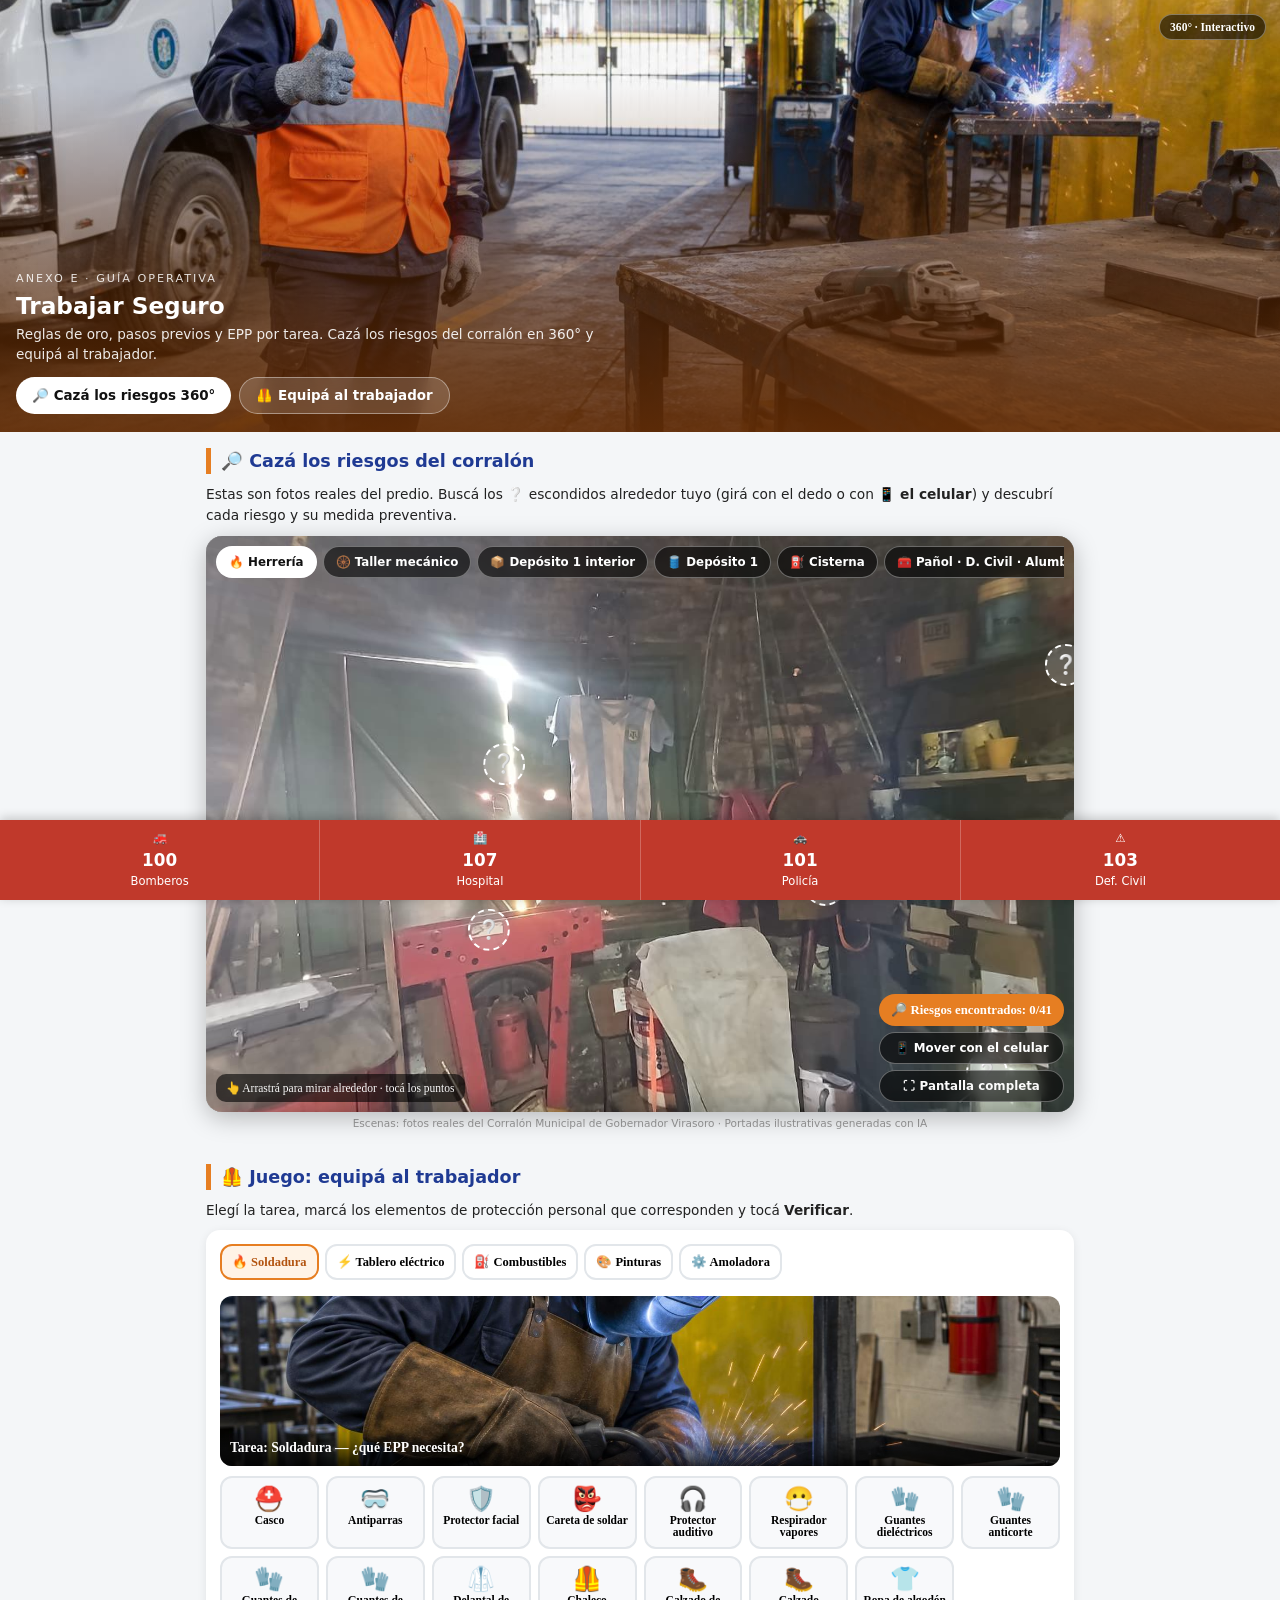
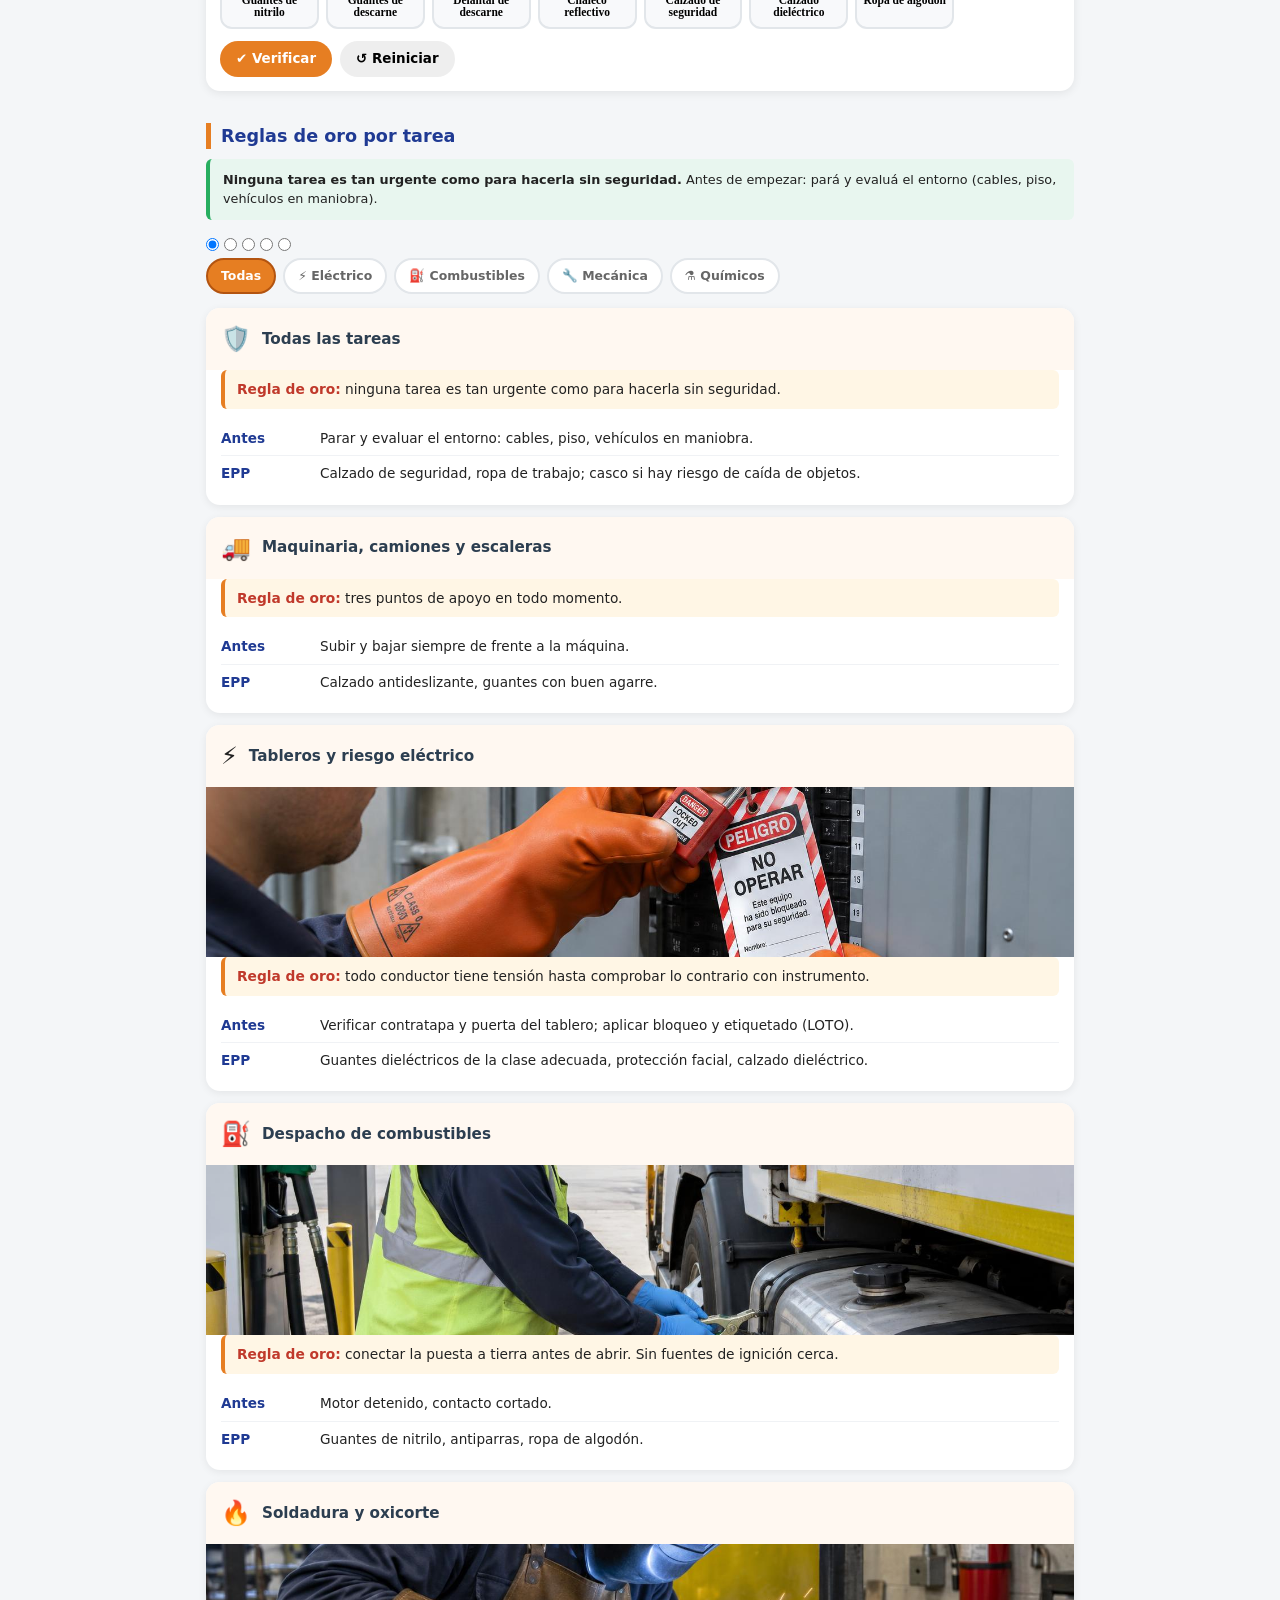
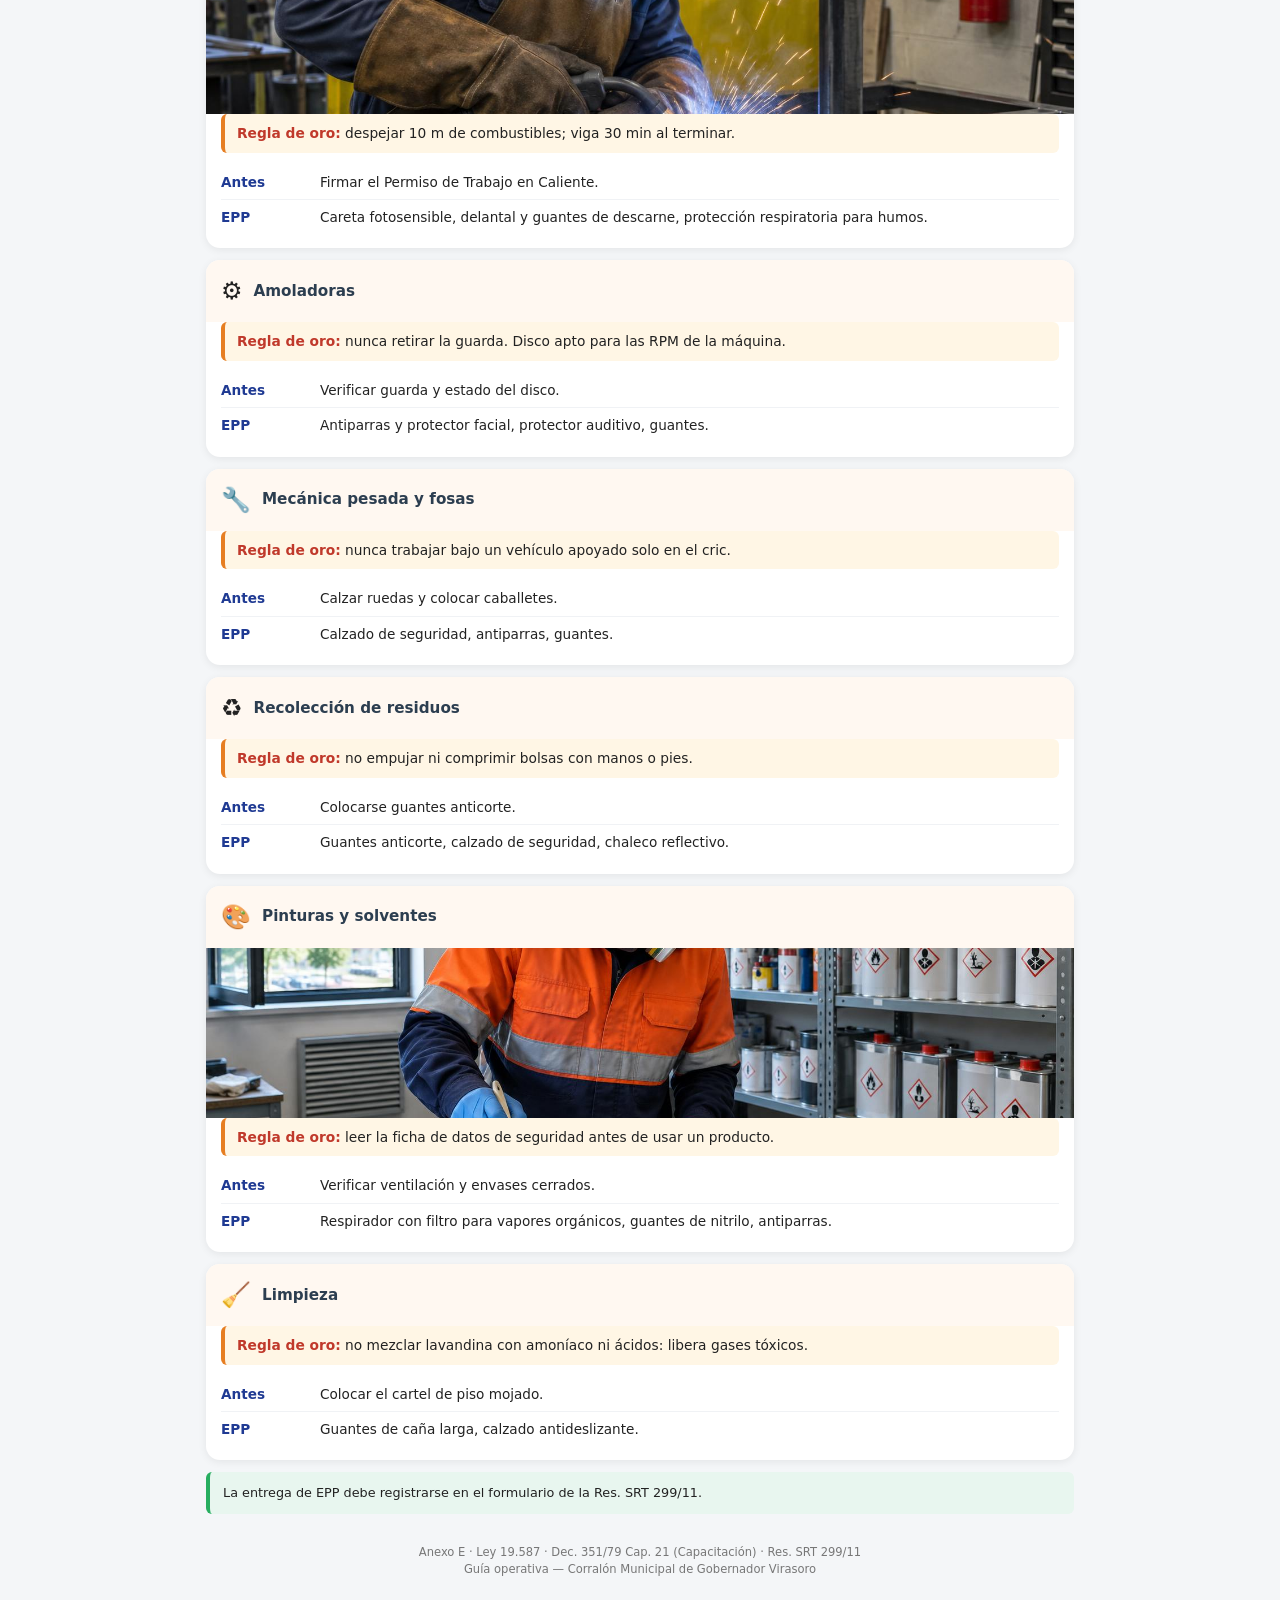
<file: virasoro/trabajar-seguro/index.html>
<!DOCTYPE html>
<html lang="es">
<head>
<meta charset="UTF-8">
<meta name="viewport" content="width=device-width, initial-scale=1.0">
<title>Guía Operativa «Trabajar Seguro» — Corralón Municipal Virasoro</title>
<style>
:root{--azul:#1f3a93;--naranja:#e67e22;--verde:#27ae60;--rojo:#c0392b;--bg:#f4f6f8;}
*{box-sizing:border-box;margin:0;padding:0}
body{font-family:'Segoe UI',system-ui,sans-serif;background:var(--bg);color:#222;line-height:1.5;padding-bottom:90px}
header{background:linear-gradient(135deg,#b35410,#e67e22);color:#fff;padding:20px 16px}
header .kick{font-size:.72rem;letter-spacing:2px;text-transform:uppercase;opacity:.9}
header h1{font-size:1.25rem;margin:5px 0 3px}
header .meta{font-size:.8rem;opacity:.9}
section{padding:16px;max-width:900px;margin:0 auto}
.filters{display:flex;gap:7px;flex-wrap:wrap;margin-bottom:14px}
.filters label{background:#fff;border:2px solid #e2e6ea;border-radius:20px;padding:7px 13px;font-size:.78rem;font-weight:600;cursor:pointer;color:#666}
.filters input{display:none}
#f0:checked~.ctrl label[for=f0],#f1:checked~.ctrl label[for=f1],#f2:checked~.ctrl label[for=f2],#f3:checked~.ctrl label[for=f3],#f4:checked~.ctrl label[for=f4]{background:var(--naranja);border-color:#b35410;color:#fff}
.card{background:#fff;border-radius:14px;box-shadow:0 2px 8px rgba(0,0,0,.07);margin-bottom:12px;overflow:hidden}
.card .top{display:flex;align-items:center;gap:11px;padding:13px 15px;background:#fff8f1}
.card .ic{font-size:1.5rem}
.card .ti{font-weight:700;font-size:.95rem;color:#2c3e50}
.card .gold{background:#fff6e5;border-left:4px solid var(--naranja);margin:0 15px 12px;padding:9px 12px;border-radius:6px;font-size:.86rem}
.card .gold b{color:var(--rojo)}
.card .rows{padding:0 15px 14px;font-size:.85rem}
.card .row{display:flex;gap:9px;padding:7px 0;border-bottom:1px solid #f0f2f5}
.card .row:last-child{border-bottom:none}
.card .row .k{flex:0 0 90px;color:var(--azul);font-weight:600}
.hidecard{display:none}
#f1:checked~.list .card{display:none}#f1:checked~.list .c-elec{display:block}
#f2:checked~.list .card{display:none}#f2:checked~.list .c-comb{display:block}
#f3:checked~.list .card{display:none}#f3:checked~.list .c-mec{display:block}
#f4:checked~.list .card{display:none}#f4:checked~.list .c-quim{display:block}
footer{padding:16px;font-size:.72rem;color:#777;text-align:center}
.note{font-size:.8rem;background:#e8f6ef;border-left:4px solid var(--verde);padding:11px 13px;border-radius:6px;margin-bottom:14px}
.emer{position:fixed;bottom:0;left:0;right:0;background:var(--rojo);display:flex;z-index:50;box-shadow:0 -2px 10px rgba(0,0,0,.2)}
.emer a{flex:1;text-align:center;color:#fff;text-decoration:none;padding:10px 4px;font-size:.72rem;border-right:1px solid rgba(255,255,255,.25)}
.emer a:last-child{border-right:none}.emer a b{display:block;font-size:1.05rem}
</style>
<link rel="stylesheet" href="../lib/pannellum.css"><link rel="stylesheet" href="../lib/vr.css"><meta name="theme-color" content="#111">
</head>
<body>
<div class="hero"><img src="../img/seguro_hero.jpg" alt="Trabajar Seguro"><span class="badge360">360° · Interactivo</span>
<div class="ov" style="background:linear-gradient(180deg,rgba(0,0,0,0) 20%,rgba(100,45,5,.9))"><div class="kick">Anexo E · Guía Operativa</div><h1>Trabajar Seguro</h1><p>Reglas de oro, pasos previos y EPP por tarea. Cazá los riesgos del corralón en 360° y equipá al trabajador.</p><div class="cta"><a class="btn btn-p" href="#sec-vr">🔎 Cazá los riesgos 360°</a><a class="btn btn-g" href="#epp">🦺 Equipá al trabajador</a></div></div></div>
<section id="sec-vr"><h2>🔎 Cazá los riesgos del corralón</h2><p style="font-size:.86rem;margin-bottom:10px">Estas son fotos reales del predio. Buscá los <b>❔</b> escondidos alrededor tuyo (girá con el dedo o con <b>📱 el celular</b>) y descubrí cada riesgo y su medida preventiva.</p><div class="vrwrap" id="vr"></div><p class="credit">Escenas: fotos reales del Corralón Municipal de Gobernador Virasoro · Portadas ilustrativas generadas con IA</p></section>
<section id="epp"><h2 style="font-size:1.1rem;color:#1f3a93;margin-bottom:10px;border-left:5px solid #e67e22;padding-left:10px">🦺 Juego: equipá al trabajador</h2>
<p style="font-size:.85rem;margin-bottom:10px">Elegí la tarea, marcá los elementos de protección personal que corresponden y tocá <b>Verificar</b>.</p>
<div class="epp"><div class="tasks"></div><div class="scene"><img alt=""><div class="cap"></div></div><div class="items"></div>
<div class="cta"><button class="btn btn-o" id="eppv">✔ Verificar</button><button class="btn" style="background:#eee" id="eppr">↺ Reiniciar</button></div><div class="res"></div></div></section>
<script>
(function(){
var I={casco:['⛑️','Casco'],anti:['🥽','Antiparras'],facial:['🛡️','Protector facial'],careta:['👺','Careta de soldar'],aud:['🎧','Protector auditivo'],resp:['😷','Respirador vapores'],gdiel:['🧤','Guantes dieléctricos'],gcorte:['🧤','Guantes anticorte'],gnitr:['🧤','Guantes de nitrilo'],gdesc:['🧤','Guantes de descarne'],delantal:['🥼','Delantal de descarne'],chaleco:['🦺','Chaleco reflectivo'],calzado:['🥾','Calzado de seguridad'],cdiel:['🥾','Calzado dieléctrico'],algodon:['👕','Ropa de algodón']};
var T=[{n:'🔥 Soldadura',img:'../img/t_mecanica.jpg',ok:['careta','delantal','gdesc','resp','calzado']},
{n:'⚡ Tablero eléctrico',img:'../img/t_electrico.jpg',ok:['gdiel','facial','cdiel']},
{n:'⛽ Combustibles',img:'../img/t_combustible.jpg',ok:['gnitr','anti','algodon']},
{n:'🎨 Pinturas',img:'../img/t_quimicos.jpg',ok:['resp','gnitr','anti']},
{n:'⚙️ Amoladora',img:'../img/seguro_hero.jpg',ok:['anti','facial','aud','gcorte']}];
var root=document.querySelector('.epp'),cur=0,sel={};
function render(){root.querySelector('.tasks').innerHTML=T.map(function(t,i){return '<button class="'+(i===cur?'on':'')+'" data-i="'+i+'">'+t.n+'</button>'}).join('');
root.querySelector('.scene img').src=T[cur].img;root.querySelector('.cap').textContent='Tarea: '+T[cur].n.replace(/^\S+ /,'')+' — ¿qué EPP necesita?';
root.querySelector('.items').innerHTML=Object.keys(I).map(function(k){return '<button data-k="'+k+'" class="'+(sel[k]?'sel':'')+'"><b>'+I[k][0]+'</b>'+I[k][1]+'</button>'}).join('');
var r=root.querySelector('.res');r.style.display='none';}
root.addEventListener('click',function(e){var b=e.target.closest('button');if(!b)return;
if(b.dataset.i){cur=+b.dataset.i;sel={};render();}
else if(b.dataset.k){sel[b.dataset.k]=!sel[b.dataset.k];b.className=sel[b.dataset.k]?'sel':'';root.querySelector('.res').style.display='none';}});
document.getElementById('eppr').onclick=function(){sel={};render();};
document.getElementById('eppv').onclick=function(){var ok=T[cur].ok,good=0,bad=0,miss=0;
root.querySelectorAll('.items button').forEach(function(b){var k=b.dataset.k,need=ok.indexOf(k)>=0;
if(sel[k]&&need){b.className='ok';good++}else if(sel[k]&&!need){b.className='bad';bad++}else if(need){b.className='miss';miss++}});
var r=root.querySelector('.res');r.style.display='block';
if(!bad&&!miss){r.style.background='#e8f6ef';r.innerHTML='✅ <b>¡Perfecto!</b> El trabajador está protegido para esta tarea. Recordá registrar la entrega de EPP (Res. SRT 299/11).';if(navigator.vibrate)navigator.vibrate([40,40,40]);}
else{r.style.background='#fff3e6';r.innerHTML='⚠️ Acertaste '+good+' de '+ok.length+'. '+(miss?'<b>Faltan</b> los marcados con borde punteado. ':'')+(bad?'Los marcados en rojo <b>no son</b> los adecuados para esta tarea.':'');}};
render();})();
</script>
<section>
<h2 style="font-size:1.1rem;color:#1f3a93;margin-bottom:10px;border-left:5px solid #e67e22;padding-left:10px">Reglas de oro por tarea</h2>
<div class="note"><b>Ninguna tarea es tan urgente como para hacerla sin seguridad.</b> Antes de empezar: pará y evaluá el entorno (cables, piso, vehículos en maniobra).</div>
<input type="radio" name="flt" id="f0" checked>
<input type="radio" name="flt" id="f1">
<input type="radio" name="flt" id="f2">
<input type="radio" name="flt" id="f3">
<input type="radio" name="flt" id="f4">
<div class="ctrl">
<div class="filters">
<label for="f0">Todas</label>
<label for="f1">⚡ Eléctrico</label>
<label for="f2">⛽ Combustibles</label>
<label for="f3">🔧 Mecánica</label>
<label for="f4">⚗️ Químicos</label>
</div>
</div>
<div class="list">
<div class="card"><div class="top"><span class="ic">🛡️</span><span class="ti">Todas las tareas</span></div><div class="gold"><b>Regla de oro:</b> ninguna tarea es tan urgente como para hacerla sin seguridad.</div><div class="rows"><div class="row"><span class="k">Antes</span><span>Parar y evaluar el entorno: cables, piso, vehículos en maniobra.</span></div><div class="row"><span class="k">EPP</span><span>Calzado de seguridad, ropa de trabajo; casco si hay riesgo de caída de objetos.</span></div></div></div>

<div class="card c-mec"><div class="top"><span class="ic">🚚</span><span class="ti">Maquinaria, camiones y escaleras</span></div><div class="gold"><b>Regla de oro:</b> tres puntos de apoyo en todo momento.</div><div class="rows"><div class="row"><span class="k">Antes</span><span>Subir y bajar siempre de frente a la máquina.</span></div><div class="row"><span class="k">EPP</span><span>Calzado antideslizante, guantes con buen agarre.</span></div></div></div>

<div class="card c-elec"><div class="top"><span class="ic">⚡</span><span class="ti">Tableros y riesgo eléctrico</span></div><img class="photo" src="../img/t_electrico.jpg" alt="Tableros y riesgo eléctrico" loading="lazy"><div class="gold"><b>Regla de oro:</b> todo conductor tiene tensión hasta comprobar lo contrario con instrumento.</div><div class="rows"><div class="row"><span class="k">Antes</span><span>Verificar contratapa y puerta del tablero; aplicar bloqueo y etiquetado (LOTO).</span></div><div class="row"><span class="k">EPP</span><span>Guantes dieléctricos de la clase adecuada, protección facial, calzado dieléctrico.</span></div></div></div>

<div class="card c-comb"><div class="top"><span class="ic">⛽</span><span class="ti">Despacho de combustibles</span></div><img class="photo" src="../img/t_combustible.jpg" alt="Despacho de combustibles" loading="lazy"><div class="gold"><b>Regla de oro:</b> conectar la puesta a tierra antes de abrir. Sin fuentes de ignición cerca.</div><div class="rows"><div class="row"><span class="k">Antes</span><span>Motor detenido, contacto cortado.</span></div><div class="row"><span class="k">EPP</span><span>Guantes de nitrilo, antiparras, ropa de algodón.</span></div></div></div>

<div class="card c-mec"><div class="top"><span class="ic">🔥</span><span class="ti">Soldadura y oxicorte</span></div><img class="photo" src="../img/t_mecanica.jpg" alt="Soldadura y oxicorte" loading="lazy"><div class="gold"><b>Regla de oro:</b> despejar 10 m de combustibles; viga 30 min al terminar.</div><div class="rows"><div class="row"><span class="k">Antes</span><span>Firmar el Permiso de Trabajo en Caliente.</span></div><div class="row"><span class="k">EPP</span><span>Careta fotosensible, delantal y guantes de descarne, protección respiratoria para humos.</span></div></div></div>
<div class="card c-mec"><div class="top"><span class="ic">⚙️</span><span class="ti">Amoladoras</span></div><div class="gold"><b>Regla de oro:</b> nunca retirar la guarda. Disco apto para las RPM de la máquina.</div><div class="rows"><div class="row"><span class="k">Antes</span><span>Verificar guarda y estado del disco.</span></div><div class="row"><span class="k">EPP</span><span>Antiparras y protector facial, protector auditivo, guantes.</span></div></div></div>

<div class="card c-mec"><div class="top"><span class="ic">🔧</span><span class="ti">Mecánica pesada y fosas</span></div><div class="gold"><b>Regla de oro:</b> nunca trabajar bajo un vehículo apoyado solo en el cric.</div><div class="rows"><div class="row"><span class="k">Antes</span><span>Calzar ruedas y colocar caballetes.</span></div><div class="row"><span class="k">EPP</span><span>Calzado de seguridad, antiparras, guantes.</span></div></div></div>

<div class="card"><div class="top"><span class="ic">♻️</span><span class="ti">Recolección de residuos</span></div><div class="gold"><b>Regla de oro:</b> no empujar ni comprimir bolsas con manos o pies.</div><div class="rows"><div class="row"><span class="k">Antes</span><span>Colocarse guantes anticorte.</span></div><div class="row"><span class="k">EPP</span><span>Guantes anticorte, calzado de seguridad, chaleco reflectivo.</span></div></div></div>

<div class="card c-quim"><div class="top"><span class="ic">🎨</span><span class="ti">Pinturas y solventes</span></div><img class="photo" src="../img/t_quimicos.jpg" alt="Pinturas y solventes" loading="lazy"><div class="gold"><b>Regla de oro:</b> leer la ficha de datos de seguridad antes de usar un producto.</div><div class="rows"><div class="row"><span class="k">Antes</span><span>Verificar ventilación y envases cerrados.</span></div><div class="row"><span class="k">EPP</span><span>Respirador con filtro para vapores orgánicos, guantes de nitrilo, antiparras.</span></div></div></div>

<div class="card c-quim"><div class="top"><span class="ic">🧹</span><span class="ti">Limpieza</span></div><div class="gold"><b>Regla de oro:</b> no mezclar lavandina con amoníaco ni ácidos: libera gases tóxicos.</div><div class="rows"><div class="row"><span class="k">Antes</span><span>Colocar el cartel de piso mojado.</span></div><div class="row"><span class="k">EPP</span><span>Guantes de caña larga, calzado antideslizante.</span></div></div></div>
</div>
<div class="note" style="margin-top:4px">La entrega de EPP debe registrarse en el formulario de la Res. SRT 299/11.</div>
<footer>
Anexo E · Ley 19.587 · Dec. 351/79 Cap. 21 (Capacitación) · Res. SRT 299/11<br>
Guía operativa — Corralón Municipal de Gobernador Virasoro
</footer>
<div class="emer">
<a href="tel:100">🚒<b>100</b>Bomberos</a>
<a href="tel:107">🏥<b>107</b>Hospital</a>
<a href="tel:101">🚓<b>101</b>Policía</a>
<a href="tel:103">⚠️<b>103</b>Def. Civil</a>
</div>

</section>
<script src="../lib/pannellum.js"></script><script src="../lib/vr.js"></script><script>var tour=VR({el:"vr",first:"herreria",scenes:{"herreria": {"title": "🔥 Herrería", "pano": "../pano/real_herreria.jpg", "haov": 82, "vaov": 61.5, "hfov": 67.2, "hs": [{"y": -7.05, "p": -8.97, "t": "risk", "i": "🔧", "title": "Prensa / dobladora hidráulica", "text": "Manos fuera de la zona de presión, protecciones colocadas y control de mangueras.", "l": "Prensa"}, {"y": -5.77, "p": 5.12, "t": "risk", "i": "✨", "title": "Soldadura sin cortina", "text": "Usar cortina o biombo para proteger a los demás de la radiación del arco. Retirar los combustibles en 10 m.", "l": "Soldadura"}, {"y": 21.78, "p": -5.13, "t": "info", "i": "🥼", "title": "Delantal de descarne", "text": "EPP de soldadura: careta, delantal, guantes de descarne y polainas.", "l": "EPP"}, {"y": -28.83, "p": -22.42, "t": "risk", "i": "🛢️", "title": "Tambor y reflector sueltos", "text": "Equipos eléctricos sobre superficie estable y con puesta a tierra.", "l": "Orden"}, {"y": 33.95, "p": -18.58, "t": "risk", "i": "🧉", "title": "Mate y termo en zona de trabajo", "text": "No comer ni beber donde se suelda: hay humos metálicos. Usar el comedor (S-12).", "l": "Higiene"}, {"y": 39.08, "p": 11.53, "t": "ext", "i": "🧯", "title": "Puesto E-06 (según plano)", "text": "PQS ABC 10 kg en el lateral este de la nave, sobre columna.", "l": "E-06"}]}, "cubiertas": {"title": "🛞 Taller mecánico", "pano": "../pano/real_cubiertas.jpg", "haov": 62, "vaov": 82.67, "hfov": 50.8, "hs": [{"y": 0.0, "p": 2.58, "t": "risk", "i": "🛞", "title": "Pila de cubiertas muy alta", "text": "Puede desplomarse y es una gran carga de fuego con humo tóxico. Apilar en columnas bajas (máx. 1,5 m) y lejos de fuentes de calor.", "l": "Cubiertas"}, {"y": -11.62, "p": 35.2, "t": "elec", "i": "💡", "title": "Tubo fluorescente sin protección", "text": "Colocar una luminaria con difusor: si el tubo se rompe, caen vidrio y polvo.", "l": "Iluminación"}, {"y": -21.31, "p": -12.27, "t": "elec", "i": "🌀", "title": "Ventilador y cables", "text": "Controlar cables y fichas. No usar zapatillas en cascada.", "l": "Eléctrico"}, {"y": 13.56, "p": -22.61, "t": "risk", "i": "🧪", "title": "Bidones sin rotular", "text": "Identificar el contenido y guardarlos en el depósito de lubricantes.", "l": "Químicos"}, {"y": -12.27, "p": -18.73, "t": "risk", "i": "🧺", "title": "Trapos y ropa acumulada", "text": "Trapos con grasa: en un recipiente metálico con tapa, para evitar la combustión.", "l": "Carga de fuego"}, {"y": 27.12, "p": 1.29, "t": "ext", "i": "🧯", "title": "Puesto E-08 (según plano)", "text": "PQS ABC 10 kg en el ingreso al taller, sobre parante. Estado: RECARGA (vencido).", "l": "E-08"}]}, "dep1": {"title": "📦 Depósito 1 interior", "pano": "../pano/real_dep1.jpg", "haov": 68, "vaov": 90.67, "hfov": 55.8, "hs": [{"y": 29.04, "p": 13.46, "t": "elec", "i": "⚡", "title": "Tablero con riesgo eléctrico", "text": "Debe tener tapa, disyuntor diferencial y frente libre de 1 m. Solo personal autorizado.", "l": "Tablero"}, {"y": 29.75, "p": -18.42, "t": "elec", "i": "🔌", "title": "Cables sueltos", "text": "Canalizar o retirar los cables en desuso: riesgo de contacto y de tropiezo.", "l": "Cables"}, {"y": -17.71, "p": 0.0, "t": "risk", "i": "🪣", "title": "Envases de pintura y lubricante", "text": "Rotulados, tapados y lejos del tablero eléctrico.", "l": "Químicos"}, {"y": -14.88, "p": -11.33, "t": "risk", "i": "🛞", "title": "Llantas en el piso", "text": "Ordenar en un sector demarcado.", "l": "Orden"}, {"y": 21.25, "p": 5.67, "t": "risk", "i": "🗄️", "title": "Estantería sobrecargada", "text": "Anclarla a la pared y poner lo pesado abajo.", "l": "Estantería"}, {"y": 6.02, "p": 9.56, "t": "info", "i": "✅", "title": "Señalización de riesgo eléctrico", "text": "Bien: la cartelería IRAM está visible.", "l": "Señalización"}]}, "dep1t": {"title": "🛢️ Depósito 1", "pano": "../pano/real_dep1t.jpg", "haov": 95, "vaov": 71.25, "hfov": 75, "hs": [{"y": 31.17, "p": -5.94, "t": "risk", "i": "🛢️", "title": "Tambor de lubricante", "text": "Guardar sobre bandeja de contención, tapado y rotulado.", "l": "Tambor"}, {"y": -11.88, "p": 0.74, "t": "risk", "i": "🧴", "title": "Envases apilados sobre baldes", "text": "Son inestables y pueden derramarse. Estantería con borde de contención.", "l": "Envases"}, {"y": -36.37, "p": -10.39, "t": "risk", "i": "📏", "title": "Hierros apoyados contra la pared", "text": "Pueden caer: guardarlos en un soporte horizontal.", "l": "Caída"}, {"y": 26.72, "p": -28.95, "t": "risk", "i": "⚙️", "title": "Radiador y piezas en el piso", "text": "Riesgo de tropiezo: pasillos libres de 1,1 m.", "l": "Tropiezo"}, {"y": 43.79, "p": 11.13, "t": "ext", "i": "🧯", "title": "Puesto E-09 (según plano)", "text": "PQS ABC 10 kg en el muro exterior de acceso. Estado: RECARGA. El carro E-10 (50 kg) está en la dársena: DESPEJAR.", "l": "E-09"}]}, "tanque": {"title": "⛽ Cisterna", "pano": "../pano/real_tanque.jpg", "haov": 60, "vaov": 69.78, "hfov": 49.2, "hs": [{"y": -1.59, "p": 15.07, "t": "risk", "i": "⛽", "title": "Tanque cisterna de combustible (S-17)", "text": "Puesta a tierra antes de cargar o descargar, \"Prohibido fumar\" a 10 m y extintor E-12 a mano.", "l": "Cisterna"}, {"y": 21.54, "p": -2.11, "t": "elec", "i": "🔥", "title": "Equipo eléctrico junto al combustible", "text": "¡Fuente de ignición! El cargador o soldadora no puede estar junto a la cisterna: alejarlo más de 10 m.", "l": "Ignición"}, {"y": 4.36, "p": -5.09, "t": "risk", "i": "🪣", "title": "Balde bajo el pico", "text": "Usar bandeja antiderrame y tener a mano un kit de absorbente (arena/aserrín).", "l": "Derrames"}, {"y": -10.18, "p": -13.35, "t": "risk", "i": "➰", "title": "Manguera en el piso", "text": "Riesgo de tropiezo y de daño a la manguera: enrollarla al terminar.", "l": "Tropiezo"}, {"y": 26.83, "p": 7.14, "t": "risk", "i": "🛢️", "title": "Tambor de lubricante", "text": "Guardar sobre contención y lejos de fuentes de calor.", "l": "Tambor"}, {"y": -25.37, "p": 1.52, "t": "risk", "i": "🧴", "title": "Bidones sin rótulo", "text": "Todo envase debe indicar su contenido y riesgo (SGA).", "l": "Rotulado"}]}, "panol": {"title": "🧰 Pañol · D. Civil · Alumbrado", "pano": "../pano/real_panol.jpg", "haov": 95, "vaov": 71.25, "hfov": 75, "hs": [{"y": 8.16, "p": 11.13, "t": "risk", "i": "📦", "title": "Materiales sobre las oficinas", "text": "Sobrecarga del techo, caída de objetos y gran carga de fuego. Retirar y ordenar en el depósito.", "l": "Acumulación"}, {"y": -11.13, "p": 4.45, "t": "risk", "i": "🪜", "title": "Escalera para subir al techo", "text": "Trabajo en altura: escalera atada, 3 puntos de apoyo y arnés por encima de 2 m.", "l": "Altura"}, {"y": -32.66, "p": 4.45, "t": "risk", "i": "🚜", "title": "Pala cargadora", "text": "Respetar la distancia de 70 m indicada en el cartel cuando opera.", "l": "Máquina"}, {"y": -23.01, "p": -16.33, "t": "info", "i": "🚧", "title": "Conos de señalización", "text": "Usarlos para delimitar maniobras y trabajos en la playa.", "l": "Señalización"}, {"y": 10.02, "p": -1.86, "t": "ext", "i": "🧯", "title": "Extintor E-05 · pasillo", "text": "PQS ABC 10 kg en el pasillo de Alumbrado / Defensa Civil. Vigente: DESPEJAR la obstrucción.", "l": "E-05"}, {"y": 37.85, "p": -5.94, "t": "info", "i": "🏢", "title": "Pañol (S-9) · Def. Civil (S-8) · Alumbrado (S-10)", "text": "Mantener libres los frentes y las puertas de salida.", "l": "Sectores"}, {"y": 1.48, "p": 24.49, "t": "elec", "i": "💡", "title": "Iluminación insuficiente", "text": "Sector oscuro: agregar luminarias para circular y maniobrar con seguridad.", "l": "Iluminación"}]}, "oficinas": {"title": "🏢 Sobre oficinas", "pano": "../pano/real_oficinas.jpg", "haov": 75, "vaov": 56.25, "hfov": 61.5, "hs": [{"y": 3.52, "p": 8.79, "t": "risk", "i": "📦", "title": "Acumulación sobre el techo de oficinas", "text": "Muebles, envases y rollos sobre el cielorraso: riesgo de derrumbe y de propagación de incendio. Liberar.", "l": "Acumulación"}, {"y": 15.23, "p": 11.13, "t": "elec", "i": "🔌", "title": "Cables colgando de la estructura", "text": "Instalación precaria: canalizar y fijar.", "l": "Cables"}, {"y": -32.23, "p": -4.69, "t": "elec", "i": "❄️", "title": "Equipo de aire acondicionado", "text": "Mantener la conexión eléctrica en condiciones y despejado el entorno.", "l": "Aire"}, {"y": 29.88, "p": 4.1, "t": "risk", "i": "➰", "title": "Rollos de cable o manguera arriba", "text": "Pueden caer sobre las personas: bajarlos y guardarlos.", "l": "Caída"}, {"y": 8.2, "p": -17.58, "t": "info", "i": "🚪", "title": "Puertas de oficinas", "text": "Deben abrir sin obstáculos: son salidas en caso de emergencia.", "l": "Salidas"}]}},hunt:true,onComplete:function(){alert("🏆 ¡Excelente! Encontraste todos los riesgos del corralón. Ahora probá el juego de EPP.")}});</script>
</body>
</html>
</file>
<file: virasoro/lib/pannellum.css>
/* Pannellum 2.5.6, https://github.com/mpetroff/pannellum */
.pnlm-container{margin:0;padding:0;overflow:hidden;position:relative;cursor:default;width:100%;height:100%;font-family:Helvetica,"Nimbus Sans L","Liberation Sans",Arial,sans-serif;background:#f4f4f4 url('data:image/svg+xml,%3Csvg%20xmlns%3D%22http%3A%2F%2Fwww.w3.org%2F2000%2Fsvg%22%20width%3D%2267%22%20height%3D%22100%22%20viewBox%3D%220%200%2067%20100%22%3E%0A%3Cpath%20stroke%3D%22%23ccc%22%20fill%3D%22none%22%20d%3D%22M33.5%2C50%2C0%2C63%2C33.5%2C75%2C67%2C63%2C33.5%2C50m-33.5-50%2C67%2C25m-0.5%2C0%2C0%2C75m-66.5-75%2C67-25m-33.5%2C75%2C0%2C25m0-100%2C0%2C50%22%2F%3E%0A%3C%2Fsvg%3E%0A') repeat;-webkit-user-select:none;-khtml-user-select:none;-moz-user-select:none;-o-user-select:none;-ms-user-select:none;user-select:none;outline:0;line-height:1.4;contain:content}.pnlm-container *{box-sizing:content-box}.pnlm-ui{position:absolute;width:100%;height:100%;z-index:1}.pnlm-grab{cursor:grab;cursor:url('data:image/svg+xml,%3Csvg%20xmlns%3D%22http%3A%2F%2Fwww.w3.org%2F2000%2Fsvg%22%20height%3D%2226%22%20width%3D%2226%22%3E%0A%3Cpath%20stroke%3D%22%23000%22%20stroke-width%3D%221px%22%20fill%3D%22%23fff%22%20d%3D%22m15.3%2020.5s6.38-6.73%204.64-8.24-3.47%201.01-3.47%201.01%203.61-5.72%201.41-6.49c-2.2-0.769-3.33%204.36-3.33%204.36s0.873-5.76-1.06-5.76-1.58%205.39-1.58%205.39-0.574-4.59-2.18-4.12c-1.61%200.468-0.572%205.51-0.572%205.51s-1.58-4.89-2.93-3.79c-1.35%201.11%200.258%205.25%200.572%206.62%200.836%202.43%202.03%202.94%202.17%205.55%22%2F%3E%0A%3C%2Fsvg%3E%0A') 12 8,default}.pnlm-grabbing{cursor:grabbing;cursor:url('data:image/svg+xml,%3Csvg%20xmlns%3D%22http%3A%2F%2Fwww.w3.org%2F2000%2Fsvg%22%20height%3D%2226%22%20width%3D%2226%22%3E%0A%3Cpath%20stroke%3D%22%23000%22%20stroke-width%3D%221px%22%20fill%3D%22%23fff%22%20d%3D%22m15.3%2020.5s5.07-5.29%203.77-6.74c-1.31-1.45-2.53%200.14-2.53%200.14s2.74-3.29%200.535-4.06c-2.2-0.769-2.52%201.3-2.52%201.3s0.81-2.13-1.12-2.13-1.52%201.77-1.52%201.77-0.261-1.59-1.87-1.12c-1.61%200.468-0.874%202.17-0.874%202.17s-0.651-1.55-2-0.445c-1.35%201.11-0.68%202.25-0.365%203.62%200.836%202.43%202.03%202.94%202.17%205.55%22%2F%3E%0A%3C%2Fsvg%3E%0A') 12 8,default}.pnlm-sprite{background-image:url('data:image/svg+xml,%3Csvg%20xmlns%3D%22http%3A%2F%2Fwww.w3.org%2F2000%2Fsvg%22%20width%3D%2226%22%20height%3D%22208%22%3E%0A%3Ccircle%20fill-opacity%3D%22.78%22%20cy%3D%22117%22%20cx%3D%2213%22%20r%3D%2211%22%20fill%3D%22%23fff%22%2F%3E%0A%3Ccircle%20fill-opacity%3D%22.78%22%20cy%3D%22143%22%20cx%3D%2213%22%20r%3D%2211%22%20fill%3D%22%23fff%22%2F%3E%0A%3Ccircle%20cy%3D%22169%22%20cx%3D%2213%22%20r%3D%227%22%20fill%3D%22none%22%20stroke%3D%22%23000%22%20stroke-width%3D%222%22%2F%3E%0A%3Ccircle%20cy%3D%22195%22%20cx%3D%2213%22%20r%3D%227%22%20fill%3D%22none%22%20stroke%3D%22%23000%22%20stroke-width%3D%222%22%2F%3E%0A%3Ccircle%20cx%3D%2213%22%20cy%3D%22195%22%20r%3D%222.5%22%2F%3E%0A%3Cpath%20d%3D%22m5%2083v6h2v-4h4v-2zm10%200v2h4v4h2v-6zm-5%205v6h6v-6zm-5%205v6h6v-2h-4v-4zm14%200v4h-4v2h6v-6z%22%2F%3E%0A%3Cpath%20d%3D%22m13%20110a7%207%200%200%200%20-7%207%207%207%200%200%200%207%207%207%207%200%200%200%207%20-7%207%207%200%200%200%20-7%20-7zm-1%203h2v2h-2zm0%203h2v5h-2z%22%2F%3E%0A%3Cpath%20d%3D%22m5%2057v6h2v-4h4v-2zm10%200v2h4v4h2v-6zm-10%2010v6h6v-2h-4v-4zm14%200v4h-4v2h6v-6z%22%2F%3E%0A%3Cpath%20d%3D%22m17%2038v2h-8v-2z%22%2F%3E%0A%3Cpath%20d%3D%22m12%209v3h-3v2h3v3h2v-3h3v-2h-3v-3z%22%2F%3E%0A%3Cpath%20d%3D%22m13%20136-6.125%206.125h4.375v7.875h3.5v-7.875h4.375z%22%2F%3E%0A%3Cpath%20d%3D%22m10.428%20173.33v-5.77l5-2.89v5.77zm1-1.73%203-1.73-3.001-1.74z%22%2F%3E%0A%3C%2Fsvg%3E%0A')}.pnlm-container:-moz-full-screen{height:100%!important;width:100%!important;position:static!important}.pnlm-container:-webkit-full-screen{height:100%!important;width:100%!important;position:static!important}.pnlm-container:-ms-fullscreen{height:100%!important;width:100%!important;position:static!important}.pnlm-container:fullscreen{height:100%!important;width:100%!important;position:static!important}.pnlm-render-container{cursor:inherit;position:absolute;height:100%;width:100%}.pnlm-controls{margin-top:4px;background-color:#fff;border:1px solid #999;border-color:rgba(0,0,0,0.4);border-radius:3px;cursor:pointer;z-index:2;-webkit-transform:translateZ(9999px);transform:translateZ(9999px)}.pnlm-control:hover{background-color:#f8f8f8}.pnlm-controls-container{position:absolute;top:0;left:4px;z-index:1}.pnlm-zoom-controls{width:26px;height:52px}.pnlm-zoom-in{width:100%;height:50%;position:absolute;top:0;border-radius:3px 3px 0 0}.pnlm-zoom-out{width:100%;height:50%;position:absolute;bottom:0;background-position:0 -26px;border-top:1px solid #ddd;border-top-color:rgba(0,0,0,0.10);border-radius:0 0 3px 3px}.pnlm-fullscreen-toggle-button,.pnlm-orientation-button,.pnlm-hot-spot-debug-indicator{width:26px;height:26px}.pnlm-hot-spot-debug-indicator{position:absolute;top:50%;left:50%;width:26px;height:26px;margin:-13px 0 0 -13px;background-color:rgba(255,255,255,0.5);border-radius:13px;display:none}.pnlm-orientation-button-inactive{background-position:0 -156px}.pnlm-orientation-button-active{background-position:0 -182px}.pnlm-fullscreen-toggle-button-inactive{background-position:0 -52px}.pnlm-fullscreen-toggle-button-active{background-position:0 -78px}.pnlm-panorama-info{position:absolute;bottom:4px;background-color:rgba(0,0,0,0.7);border-radius:0 3px 3px 0;padding-right:10px;color:#fff;text-align:left;display:none;z-index:2;-webkit-transform:translateZ(9999px);transform:translateZ(9999px)}.pnlm-title-box{position:relative;font-size:20px;display:table;padding-left:5px;margin-bottom:3px}.pnlm-author-box{position:relative;font-size:12px;display:table;padding-left:5px}.pnlm-load-box{position:absolute;top:50%;left:50%;width:200px;height:150px;margin:-75px 0 0 -100px;background-color:rgba(0,0,0,0.7);border-radius:3px;text-align:center;font-size:20px;display:none;color:#fff}.pnlm-load-box p{margin:20px 0}.pnlm-lbox{position:absolute;top:50%;left:50%;width:20px;height:20px;margin:-10px 0 0 -10px;display:none}.pnlm-loading{animation-duration:1.5s;-webkit-animation-duration:1.5s;animation-name:pnlm-mv;-webkit-animation-name:pnlm-mv;animation-iteration-count:infinite;-webkit-animation-iteration-count:infinite;animation-timing-function:linear;-webkit-animation-timing-function:linear;height:10px;width:10px;background-color:#fff;position:relative}@keyframes pnlm-mv{from{left:0;top:0}25%{left:10px;top:0}50%{left:10px;top:10px}75%{left:0;top:10px}to{left:0;top:0}}@-webkit-keyframes pnlm-mv{from{left:0;top:0}25%{left:10px;top:0}50%{left:10px;top:10px}75%{left:0;top:10px}to{left:0;top:0}}.pnlm-load-button{position:absolute;top:50%;left:50%;width:200px;height:100px;margin:-50px 0 0 -100px;background-color:rgba(0,0,0,.7);border-radius:3px;text-align:center;font-size:20px;display:table;color:#fff;cursor:pointer}.pnlm-load-button:hover{background-color:rgba(0,0,0,.8)}.pnlm-load-button p{display:table-cell;vertical-align:middle}.pnlm-info-box{font-size:15px;position:absolute;top:50%;left:50%;width:200px;height:150px;margin:-75px 0 0 -100px;background-color:#000;border-radius:3px;display:table;text-align:center;color:#fff;table-layout:fixed}.pnlm-info-box a,.pnlm-author-box a{color:#fff;word-wrap:break-word;overflow-wrap:break-word}.pnlm-info-box p{display:table-cell;vertical-align:middle;padding:0 5px 0 5px}.pnlm-error-msg{display:none}.pnlm-about-msg{font-size:11px;line-height:11px;color:#fff;padding:5px 8px 5px 8px;background:rgba(0,0,0,0.7);border-radius:3px;position:absolute;top:50px;left:50px;display:none;opacity:0;-moz-transition:opacity .3s ease-in-out;-webkit-transition:opacity .3s ease-in-out;-o-transition:opacity .3s ease-in-out;-ms-transition:opacity .3s ease-in-out;transition:opacity .3s ease-in-out;z-index:1}.pnlm-about-msg a:link,.pnlm-about-msg a:visited{color:#fff}.pnlm-about-msg a:hover,.pnlm-about-msg a:active{color:#eee}.pnlm-hotspot-base{position:absolute;visibility:hidden;cursor:default;vertical-align:middle;top:0;z-index:1}.pnlm-hotspot{height:26px;width:26px;border-radius:13px}.pnlm-hotspot:hover{background-color:rgba(255,255,255,0.2)}.pnlm-hotspot.pnlm-info{background-position:0 -104px}.pnlm-hotspot.pnlm-scene{background-position:0 -130px}div.pnlm-tooltip span{visibility:hidden;position:absolute;border-radius:3px;background-color:rgba(0,0,0,0.7);color:#fff;text-align:center;max-width:200px;padding:5px 10px;margin-left:-220px;cursor:default}div.pnlm-tooltip:hover span{visibility:visible}div.pnlm-tooltip:hover span:after{content:'';position:absolute;width:0;height:0;border-width:10px;border-style:solid;border-color:rgba(0,0,0,0.7) transparent transparent transparent;bottom:-20px;left:-10px;margin:0 50%}.pnlm-compass{position:absolute;width:50px;height:50px;right:4px;bottom:4px;border-radius:25px;background-image:url('data:image/svg+xml,%3Csvg%20xmlns%3D%22http%3A%2F%2Fwww.w3.org%2F2000%2Fsvg%22%20height%3D%2250%22%20width%3D%2250%22%3E%0A%3Cpath%20d%3D%22m24.5078%206-3.2578%2018h7.5l-3.25781-18h-0.984376zm-3.2578%2020%203.2578%2018h0.9844l3.2578-18h-7.5zm1.19531%200.9941h5.10938l-2.5547%2014.1075-2.5547-14.1075z%22%2F%3E%0A%3C%2Fsvg%3E%0A');cursor:default;display:none}.pnlm-world{position:absolute;left:50%;top:50%}.pnlm-face{position:absolute;-webkit-transform-origin:0 0;transform-origin:0 0}.pnlm-dragfix,.pnlm-preview-img{position:absolute;height:100%;width:100%}.pnlm-preview-img{background-size:cover;background-position:center}.pnlm-lbar{width:150px;margin:0 auto;border:#fff 1px solid;height:6px}.pnlm-lbar-fill{background:#fff;height:100%;width:0}.pnlm-lmsg{font-size:12px}.pnlm-fade-img{position:absolute;top:0;left:0}.pnlm-pointer{cursor:pointer}
</file>
<file: virasoro/lib/vr.css>
.hero{position:relative;height:48vh;min-height:260px;max-height:460px;overflow:hidden;background:#111}
.hero img{width:100%;height:100%;object-fit:cover;transform:scale(1.05);animation:kb 22s ease-in-out infinite alternate}
@keyframes kb{to{transform:scale(1.18) translate(-2%,-1%)}}
.hero .ov{position:absolute;inset:0;background:linear-gradient(180deg,rgba(0,0,0,0) 25%,rgba(0,0,0,.82));display:flex;flex-direction:column;justify-content:flex-end;padding:18px 16px;color:#fff}
.hero .ov .kick{font-size:.7rem;letter-spacing:2px;text-transform:uppercase;opacity:.85}
.hero .ov h1{font-size:1.45rem;line-height:1.2;margin:4px 0}
.hero .ov p{font-size:.85rem;opacity:.9;max-width:620px}
.cta{display:flex;gap:8px;flex-wrap:wrap;margin-top:12px}
.btn{border:0;border-radius:999px;padding:11px 16px;font:700 .84rem 'Segoe UI',system-ui,sans-serif;cursor:pointer;display:inline-flex;gap:6px;align-items:center;text-decoration:none;line-height:1}
.btn-p{background:#fff;color:#111}.btn-r{background:#c0392b;color:#fff}.btn-o{background:#e67e22;color:#fff}.btn-v{background:#27ae60;color:#fff}
.btn-g{background:rgba(255,255,255,.16);color:#fff;border:1px solid rgba(255,255,255,.4);-webkit-backdrop-filter:blur(6px);backdrop-filter:blur(6px)}
.badge360{position:absolute;top:14px;right:14px;background:rgba(0,0,0,.55);color:#fff;font:700 .72rem 'Segoe UI';padding:6px 10px;border-radius:999px;border:1px solid rgba(255,255,255,.35)}
.vrwrap{position:relative;height:64vh;min-height:360px;max-height:620px;border-radius:16px;overflow:hidden;background:#000;box-shadow:0 6px 24px rgba(0,0,0,.25)}
.vrwrap.full{position:fixed;inset:0;height:auto;max-height:none;border-radius:0;z-index:3000}
.vrwrap .pano{position:absolute;inset:0}
.vrtop{position:absolute;top:10px;left:10px;right:10px;z-index:10;display:flex;gap:6px;flex-wrap:nowrap;overflow-x:auto;scrollbar-width:none;-webkit-overflow-scrolling:touch;pointer-events:auto}.vrtop::-webkit-scrollbar{display:none}.vrchip{white-space:nowrap;flex:0 0 auto}
.vrtop>*{pointer-events:auto}
.vrchip{background:rgba(0,0,0,.6);color:#fff;border:1px solid rgba(255,255,255,.35);border-radius:999px;padding:8px 12px;font:600 .74rem 'Segoe UI',system-ui;cursor:pointer;-webkit-backdrop-filter:blur(6px);backdrop-filter:blur(6px)}
.vrchip.on{background:#fff;color:#111}
.vrbot{position:absolute;left:10px;right:10px;bottom:10px;z-index:10;display:flex;gap:6px;justify-content:space-between;align-items:flex-end;pointer-events:none}
.vrbot>*{pointer-events:auto}
.vrhint{background:rgba(0,0,0,.6);color:#fff;font:500 .72rem 'Segoe UI';padding:7px 10px;border-radius:10px;max-width:62%}
.vrbtns{display:flex;flex-direction:column;gap:6px}
.vrcount{background:#e67e22;color:#fff;font:800 .8rem 'Segoe UI';padding:8px 12px;border-radius:999px}
.hs{width:38px;height:38px;border-radius:50%;display:flex;align-items:center;justify-content:center;font-size:19px;border:2px solid #fff;cursor:pointer;animation:hsp 2s infinite;position:absolute;top:0;left:0}
.hs .lbl{position:absolute;top:42px;left:50%;transform:translateX(-50%);white-space:nowrap;background:rgba(0,0,0,.72);color:#fff;font:600 11px 'Segoe UI';padding:3px 8px;border-radius:6px;pointer-events:none}
.hs-ext{background:#c0392b}.hs-risk{background:#e67e22}.hs-exit{background:#27ae60}.hs-info{background:#1f3a93}.hs-link{background:#fff;color:#111;width:44px;height:44px}.hs-elec{background:#8e44ad}
.hs.hunt{background:rgba(255,255,255,.18);border-style:dashed}.hs.hunt .lbl{display:none}
.hs.found{background:#27ae60;border-style:solid;animation:none}.hs.found .lbl{display:block}
@keyframes hsp{0%{box-shadow:0 0 0 0 rgba(255,255,255,.75)}70%{box-shadow:0 0 0 16px rgba(255,255,255,0)}100%{box-shadow:0 0 0 0 rgba(255,255,255,0)}}
.vrsheet{position:absolute;left:0;right:0;bottom:0;z-index:20;background:#fff;color:#222;border-radius:18px 18px 0 0;transform:translateY(105%);transition:transform .3s;max-height:72%;overflow:auto;padding:14px 16px 20px;box-shadow:0 -6px 30px rgba(0,0,0,.35)}
.vrsheet.on{transform:none}
.vrsheet .x{float:right;border:0;background:#eee;border-radius:50%;width:32px;height:32px;font-size:16px;cursor:pointer}
.vrsheet h3{font-size:1rem;margin:2px 0 6px;color:#1f3a93}
.vrsheet p{font-size:.86rem;margin-bottom:8px}
.vrsheet img{width:100%;border-radius:10px;margin:4px 0 8px;max-height:200px;object-fit:cover}
.vrsheet .tg{display:inline-block;color:#fff;font:700 .68rem 'Segoe UI';padding:2px 8px;border-radius:6px;margin-bottom:4px}
.pnlm-load-box{background:rgba(0,0,0,.7)!important}
.pnlm-about-msg{display:none!important}
.photo{width:100%;height:170px;object-fit:cover;display:block}
.credit{font-size:.66rem;color:#999;text-align:center;padding:4px 16px 0}
/* EPP game */
.epp{background:#fff;border-radius:14px;box-shadow:0 2px 10px rgba(0,0,0,.08);padding:14px}
.epp .tasks{display:flex;gap:6px;overflow-x:auto;padding-bottom:6px;margin-bottom:10px}
.epp .tasks button{flex:0 0 auto;border:2px solid #e2e6ea;background:#fff;border-radius:12px;padding:8px 10px;font:600 .78rem 'Segoe UI';cursor:pointer}
.epp .tasks button.on{border-color:#e67e22;background:#fff3e6;color:#b35410}
.epp .scene{position:relative;border-radius:12px;overflow:hidden;height:170px;margin-bottom:10px}
.epp .scene img{width:100%;height:100%;object-fit:cover}
.epp .scene .cap{position:absolute;left:0;right:0;bottom:0;background:linear-gradient(transparent,rgba(0,0,0,.8));color:#fff;padding:10px;font:600 .85rem 'Segoe UI'}
.epp .items{display:grid;grid-template-columns:repeat(auto-fill,minmax(96px,1fr));gap:7px}
.epp .items button{border:2px solid #e2e6ea;background:#f8f9fb;border-radius:12px;padding:9px 4px;font:600 .72rem 'Segoe UI';cursor:pointer;display:flex;flex-direction:column;align-items:center;gap:3px}
.epp .items button b{font-size:1.5rem;line-height:1}
.epp .items button.sel{border-color:#1f3a93;background:#eef2ff}
.epp .items button.ok{border-color:#27ae60;background:#e8f6ef}
.epp .items button.bad{border-color:#c0392b;background:#fdecea}
.epp .items button.miss{border-color:#e67e22;border-style:dashed}
.epp .res{margin-top:10px;font-size:.85rem;padding:10px 12px;border-radius:10px;display:none}
/* Fire simulator */
#sim{position:fixed;inset:0;z-index:5000;background:#000;display:none;touch-action:none;user-select:none;-webkit-user-select:none;font-family:'Segoe UI',system-ui,sans-serif}
#sim.on{display:block}
#sim canvas{position:absolute;inset:0;width:100%;height:100%}
#sim video{display:none}
#sim .top{position:absolute;top:0;left:0;right:0;padding:12px;display:flex;gap:8px;align-items:center;z-index:3;background:linear-gradient(rgba(0,0,0,.65),transparent)}
#sim .steps{display:flex;gap:5px;flex:1}
#sim .steps span{flex:1;text-align:center;border-radius:8px;padding:6px 0;font-weight:800;color:rgba(255,255,255,.55);background:rgba(255,255,255,.12);font-size:.9rem}
#sim .steps span.on{background:#c0392b;color:#fff}
#sim .steps span.ok{background:#27ae60;color:#fff}
#sim .close{border:0;background:rgba(255,255,255,.2);color:#fff;width:38px;height:38px;border-radius:50%;font-size:18px}
#sim .msg{position:absolute;top:64px;left:12px;right:12px;z-index:3;text-align:center;color:#fff;font-weight:700;font-size:1rem;text-shadow:0 2px 6px #000}
#sim .msg small{display:block;font-weight:500;font-size:.8rem;opacity:.9}
#sim .meters{position:absolute;top:150px;left:12px;right:12px;z-index:3;display:flex;gap:10px}
#sim .meter{flex:1;color:#fff;font-size:.68rem;font-weight:700}
#sim .meter i{display:block;height:8px;border-radius:5px;background:rgba(255,255,255,.2);overflow:hidden;margin-top:3px}
#sim .meter i b{display:block;height:100%;width:100%;transition:width .1s}
#sim .ext{position:absolute;left:12px;bottom:14px;z-index:3;width:92px}
#sim .pin{cursor:pointer}
#sim .squeeze{position:absolute;right:16px;bottom:22px;z-index:3;width:118px;height:118px;border-radius:50%;border:4px solid #fff;background:radial-gradient(#e74c3c,#8e1b12);color:#fff;font-weight:800;font-size:.9rem;box-shadow:0 6px 20px rgba(0,0,0,.5);touch-action:none}
#sim .squeeze:disabled{opacity:.35}
#sim .squeeze.down{transform:scale(.93);background:radial-gradient(#ff6b5a,#c0392b)}
#sim .start,#sim .end{position:absolute;inset:0;z-index:6;background:rgba(0,0,0,.82);color:#fff;display:flex;flex-direction:column;align-items:center;justify-content:center;text-align:center;padding:24px;gap:12px}
#sim .start h2,#sim .end h2{font-size:1.35rem}
#sim .start p,#sim .end p{font-size:.88rem;max-width:420px;opacity:.92}
#sim .end{display:none}
#sec-vr h2{font-size:1.1rem;color:#1f3a93;margin-bottom:10px;border-left:5px solid #e67e22;padding-left:10px}
.pnlm-panorama-info,.pnlm-load-box p{display:none!important}
button{font-family:inherit}

#sim .quiz{display:none;position:absolute;left:12px;right:12px;bottom:150px;z-index:5;background:rgba(15,15,15,.88);color:#fff;border-radius:16px;padding:14px;font-size:.95rem;max-width:520px;margin:0 auto;-webkit-backdrop-filter:blur(6px);backdrop-filter:blur(6px)}
#sim .quiz .qn{font-size:.7rem;opacity:.7;text-transform:uppercase;letter-spacing:.05em;margin-bottom:4px}
#sim .quiz button{display:block;width:100%;text-align:left;margin-top:8px;border:2px solid rgba(255,255,255,.35);background:rgba(255,255,255,.08);color:#fff;border-radius:12px;padding:10px 12px;font:600 .86rem 'Segoe UI',system-ui,sans-serif;cursor:pointer}
#sim .quiz button.good{background:#27ae60;border-color:#27ae60}
#sim .quiz button.bad{background:#c0392b;border-color:#c0392b}
#sim .quiz .fb{margin-top:8px;font-size:.82rem;min-height:1em}
#sim .quiz .fb.good{color:#7bed9f}#sim .quiz .fb.bad{color:#ff9f8f}
#sim .exitb{display:none;position:absolute;left:50%;transform:translateX(-50%);bottom:30px;z-index:5;border:3px solid #fff;background:#27ae60;color:#fff;border-radius:999px;padding:14px 22px;font:800 1rem 'Segoe UI',system-ui,sans-serif}
.simgrid{display:grid;grid-template-columns:repeat(auto-fill,minmax(150px,1fr));gap:10px}
.simc{position:relative;border:0;padding:0;border-radius:14px;overflow:hidden;height:150px;cursor:pointer;background:#000;color:#fff;text-align:left}
.simc img{width:100%;height:100%;object-fit:cover;opacity:.75;display:block}
.simc span{position:absolute;left:0;right:0;bottom:0;padding:10px;background:linear-gradient(transparent,rgba(0,0,0,.9));font:700 .82rem 'Segoe UI',system-ui,sans-serif}
.simc i{position:absolute;top:8px;left:8px;background:#c0392b;font-style:normal;font:800 .62rem 'Segoe UI';padding:3px 7px;border-radius:999px}
</file>
